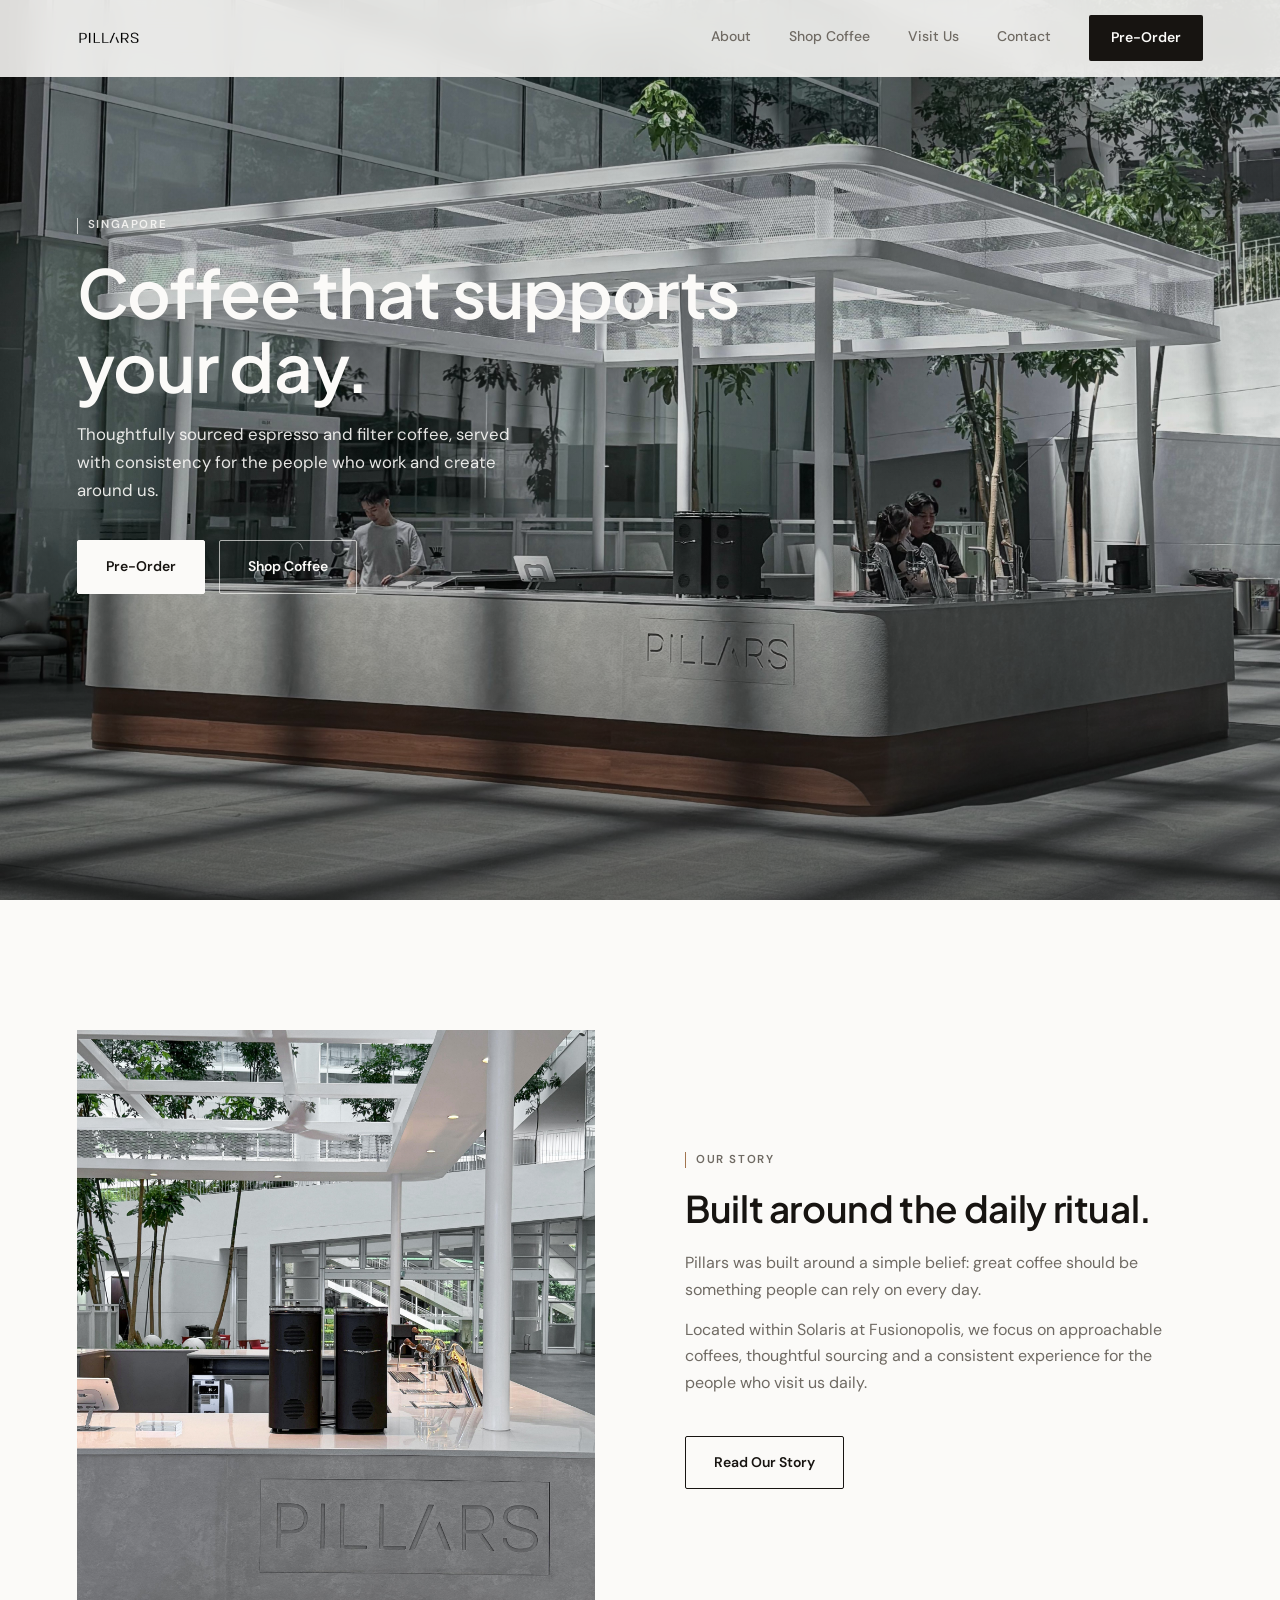
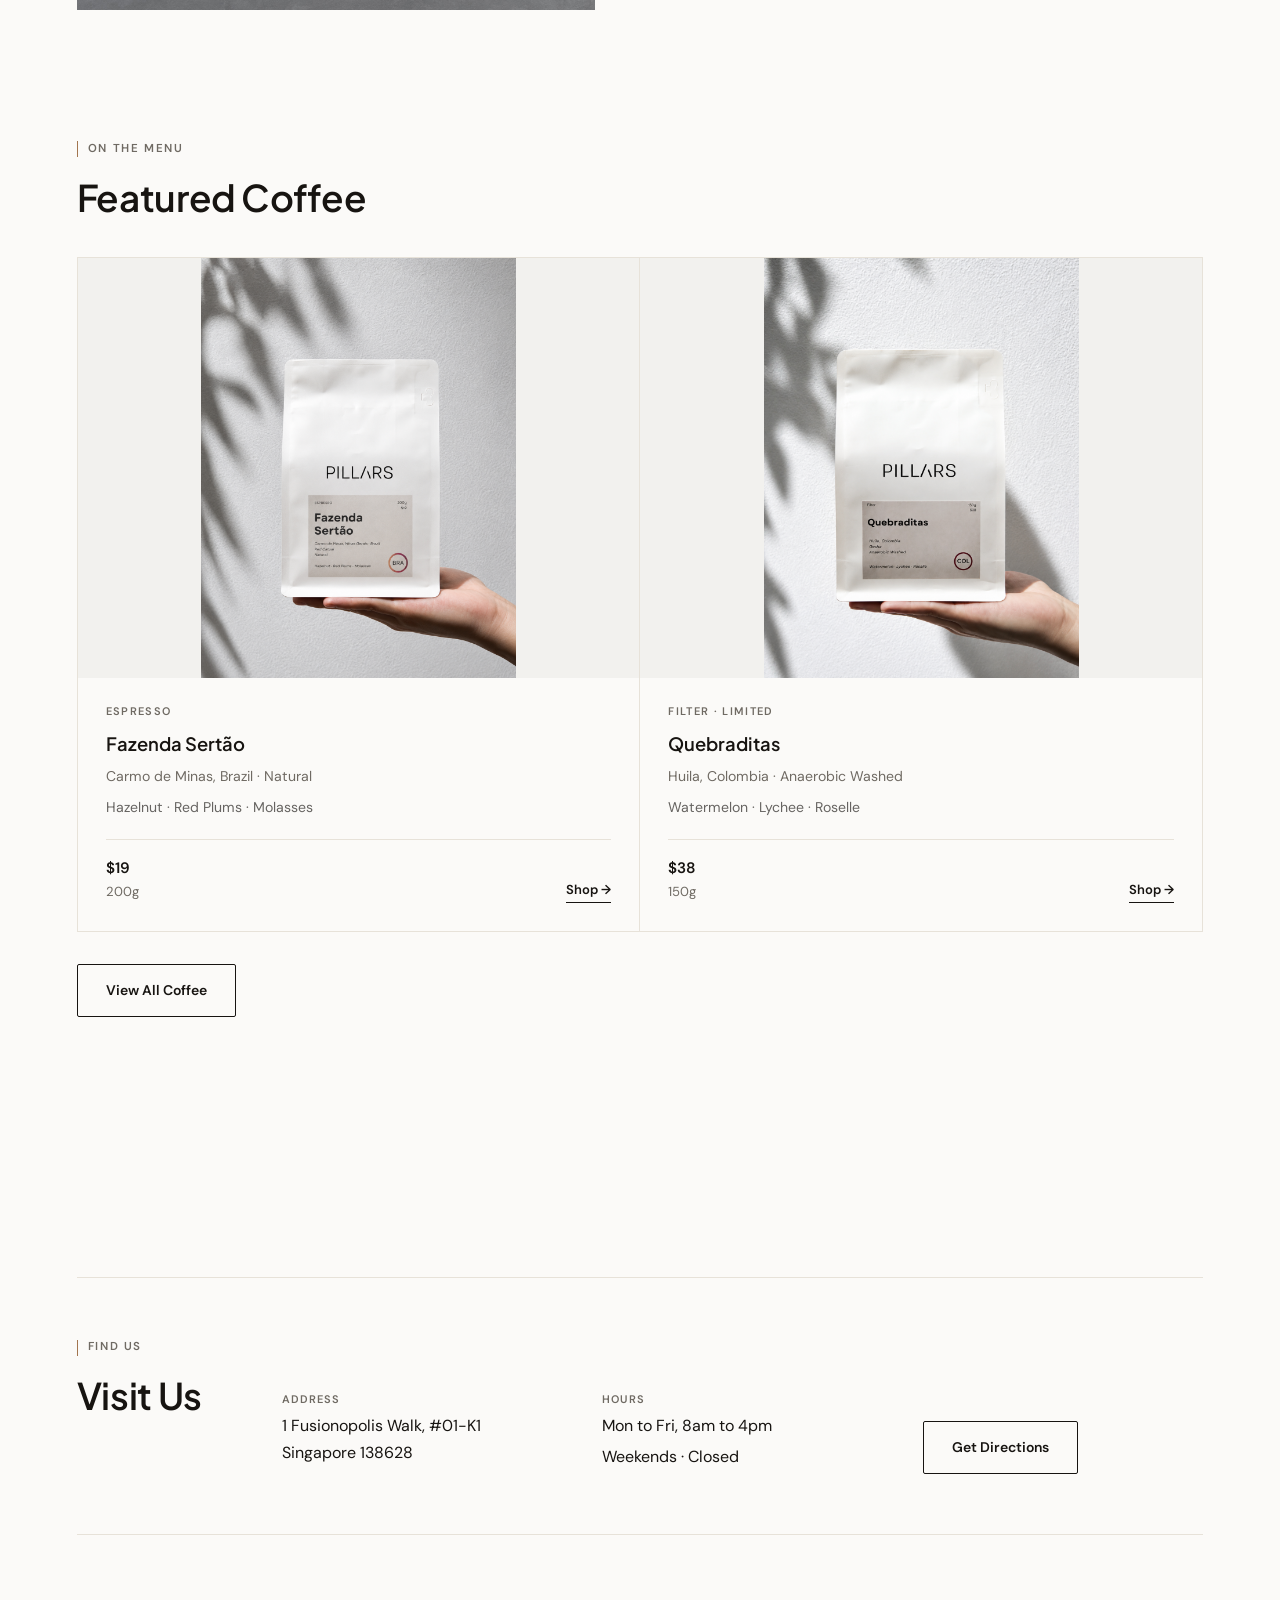
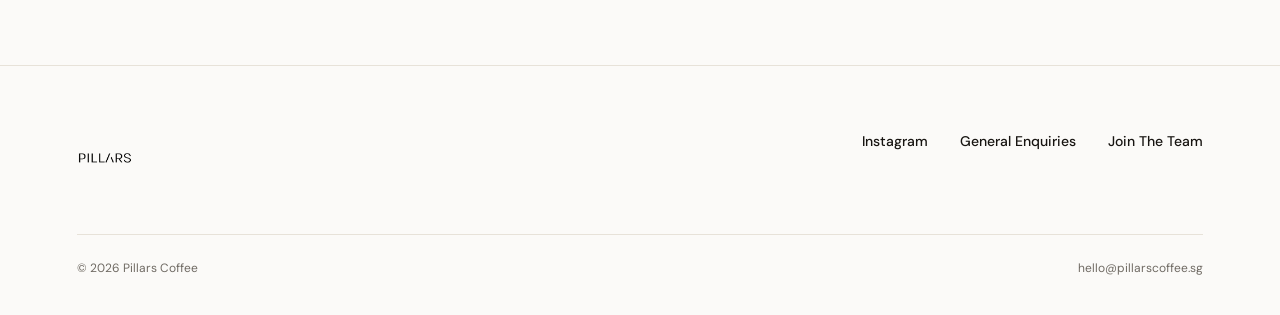
<file: index.html>
<!DOCTYPE html>
<html lang="en">
<head>
<meta charset="UTF-8">
<meta name="viewport" content="width=device-width, initial-scale=1.0">
<title>Pillars Coffee, Coffee that supports your day.</title>
<meta name="description" content="Thoughtfully sourced espresso and filter coffee served from Solaris at Fusionopolis. Open Mon to Fri, 8am to 4pm.">
<meta property="og:title" content="Pillars Coffee">
<meta property="og:description" content="Coffee that supports your day. Thoughtfully sourced espresso and filter, served daily.">
<meta property="og:image" content="images/hero.jpg">
<link rel="stylesheet" href="styles.css">
<style>
.featured-bean-img{
  width:100%; height:420px; object-fit:contain; display:block; background:#F2F1EE;
}
@media(max-width:640px){
  .featured-bean-img{ height:320px; }
}
</style>
</head>
<body>

<header>
  <div class="container">
    <nav class="nav">
      <a href="index.html" class="nav-logo"><img src="images/logo-black.png" alt="Pillars Coffee" class="logo-img"></a>
      <div class="nav-links">
        <a href="about.html">About</a>
        <a href="beans.html">Shop Coffee</a>
        <a href="visit.html">Visit Us</a>
        <a href="contact.html">Contact</a>
        <a href="preorder.html" class="btn-nav">Pre-Order</a>
      </div>
      <button class="menu-toggle" id="menuToggle" aria-label="Open menu">☰</button>
    </nav>
  </div>
</header>

<div class="mobile-overlay" id="mobileOverlay"></div>
<div class="mobile-menu" id="mobileMenu">
  <button class="close-toggle" id="closeToggle" aria-label="Close menu">×</button>
  <a href="index.html">Home</a>
  <a href="about.html">About</a>
  <a href="beans.html">Shop Coffee</a>
  <a href="visit.html">Visit Us</a>
  <a href="contact.html">Contact</a>
  <a href="preorder.html" class="btn-nav-mobile">Pre-Order</a>
</div>

<section class="hero-full">
  <div class="hero-bg" style="background-image:url('images/hero.jpg');"></div>
  <div class="container">
    <div class="eyebrow-light"><span class="bar"></span>SINGAPORE</div>
    <h1>Coffee that supports<br>your day.</h1>
    <p>Thoughtfully sourced espresso and filter coffee, served with consistency for the people who work and create around us.</p>
    <div class="hero-buttons">
      <a href="preorder.html" class="btn btn-light" style="display:inline-flex; flex-direction:column; align-items:center; gap:4px;">
        <span>Pre-Order</span>
        <span class="solaris-tag" style="font-size:9px; font-weight:400; letter-spacing:0.1em; text-transform:uppercase; opacity:0.65;">Solaris pick-up only</span>
      </a>
      <a href="beans.html" class="btn btn-outline-light">Shop Coffee</a>
    </div>
  </div>
</section>

<section class="section">
  <div class="container two-col">
    <img src="images/counter.jpg" alt="The Pillars Coffee espresso bar at Solaris, Fusionopolis" class="photo-full">
    <div>
      <div class="eyebrow"><span class="bar"></span>OUR STORY</div>
      <h2>Built around the daily ritual.</h2>
      <p>Pillars was built around a simple belief: great coffee should be something people can rely on every day.</p>
      <p>Located within Solaris at Fusionopolis, we focus on approachable coffees, thoughtful sourcing and a consistent experience for the people who visit us daily.</p>
      <a href="about.html" class="btn btn-line mt-40">Read Our Story</a>
    </div>
  </div>
</section>

<section class="section" style="padding-top:0;">
  <div class="container">
    <div class="eyebrow"><span class="bar"></span>ON THE MENU</div>
    <h2 style="font-size:clamp(1.6rem,3vw,2.3rem); margin-bottom:40px;">Featured Coffee</h2>

    <div class="featured-cards" style="display:grid; grid-template-columns:1fr 1fr; gap:1px; background:var(--line); border:1px solid var(--line);">

      <div style="background:var(--paper);">
        <img src="images/beans/fazendasertao.jpg" alt="Fazenda Sertão espresso, Brazil" class="featured-bean-img">
        <div style="padding:24px 28px 28px;">
          <div style="font-size:11px; text-transform:uppercase; letter-spacing:0.12em; font-weight:600; color:var(--stone); margin-bottom:8px;">Espresso</div>
          <div style="font-family:'Plus Jakarta Sans',sans-serif; font-size:1.15rem; font-weight:600; margin-bottom:6px;">Fazenda Sertão</div>
          <div style="font-size:0.88rem; color:var(--stone); margin-bottom:8px;">Carmo de Minas, Brazil · Natural</div>
          <div style="font-size:0.88rem; opacity:0.65; margin-bottom:20px;">Hazelnut · Red Plums · Molasses</div>
          <div style="display:flex; justify-content:space-between; align-items:flex-end; padding-top:16px; border-top:1px solid var(--line);">
            <div>
              <div style="font-weight:600; font-size:0.95rem;">$19</div>
              <div style="font-size:0.82rem; color:var(--stone);">200g</div>
            </div>
            <a href="beans/fazenda-sertao.html" style="font-size:13px; font-weight:600; border-bottom:1px solid var(--ink); padding-bottom:2px; white-space:nowrap;">Shop →</a>
          </div>
        </div>
      </div>

      <div style="background:var(--paper);">
        <img src="images/beans/quebraditas.jpg" alt="Quebraditas filter, Colombia Gesha" class="featured-bean-img">
        <div style="padding:24px 28px 28px;">
          <div style="font-size:11px; text-transform:uppercase; letter-spacing:0.12em; font-weight:600; color:var(--stone); margin-bottom:8px;">Filter · Limited</div>
          <div style="font-family:'Plus Jakarta Sans',sans-serif; font-size:1.15rem; font-weight:600; margin-bottom:6px;">Quebraditas</div>
          <div style="font-size:0.88rem; color:var(--stone); margin-bottom:8px;">Huila, Colombia · Anaerobic Washed</div>
          <div style="font-size:0.88rem; opacity:0.65; margin-bottom:20px;">Watermelon · Lychee · Roselle</div>
          <div style="display:flex; justify-content:space-between; align-items:flex-end; padding-top:16px; border-top:1px solid var(--line);">
            <div>
              <div style="font-weight:600; font-size:0.95rem;">$38</div>
              <div style="font-size:0.82rem; color:var(--stone);">150g</div>
            </div>
            <a href="beans/quebraditas.html" style="font-size:13px; font-weight:600; border-bottom:1px solid var(--ink); padding-bottom:2px; white-space:nowrap;">Shop →</a>
          </div>
        </div>
      </div>

    </div>
    <a href="beans.html" class="btn btn-line mt-32">View All Coffee</a>
  </div>
</section>

<section class="section">
  <div class="container">
    <div class="visit-strip">
      <div>
        <div class="eyebrow"><span class="bar"></span>FIND US</div>
        <h2>Visit Us</h2>
      </div>
      <dl class="address-block address-inline">
        <div>
          <dt>Address</dt>
          <dd>1 Fusionopolis Walk, #01-K1<br>Singapore 138628</dd>
        </div>
        <div>
          <dt>Hours</dt>
          <dd>Mon to Fri, 8am to 4pm</dd>
          <dd style="margin-top:4px;">Weekends · Closed</dd>
        </div>
        <div>
          <dt>&nbsp;</dt>
          <dd><a href="https://www.google.com/maps/search/?api=1&query=Pillars+Coffee+Singapore" target="_blank" class="btn btn-line" style="margin-top:8px;">Get Directions</a></dd>
        </div>
      </dl>
    </div>
  </div>
</section>

<footer>
  <div class="container">
    <div class="footer-top">
      <a href="index.html" class="nav-logo"><img src="images/logo-black.png" alt="Pillars Coffee" class="logo-img"></a>
      <div class="footer-links">
        <a href="https://instagram.com/pillars.sg" target="_blank">Instagram</a>
        <a href="mailto:hello@pillarscoffee.sg">General Enquiries</a>
        <a href="mailto:joinus@pillarscoffee.sg">Join The Team</a>
      </div>
    </div>
    <div class="footer-bottom">
      <span>© 2026 Pillars Coffee</span>
      <span>hello@pillarscoffee.sg</span>
    </div>
  </div>
</footer>

<script src="script.js"></script>
</body>
</html>
</file>
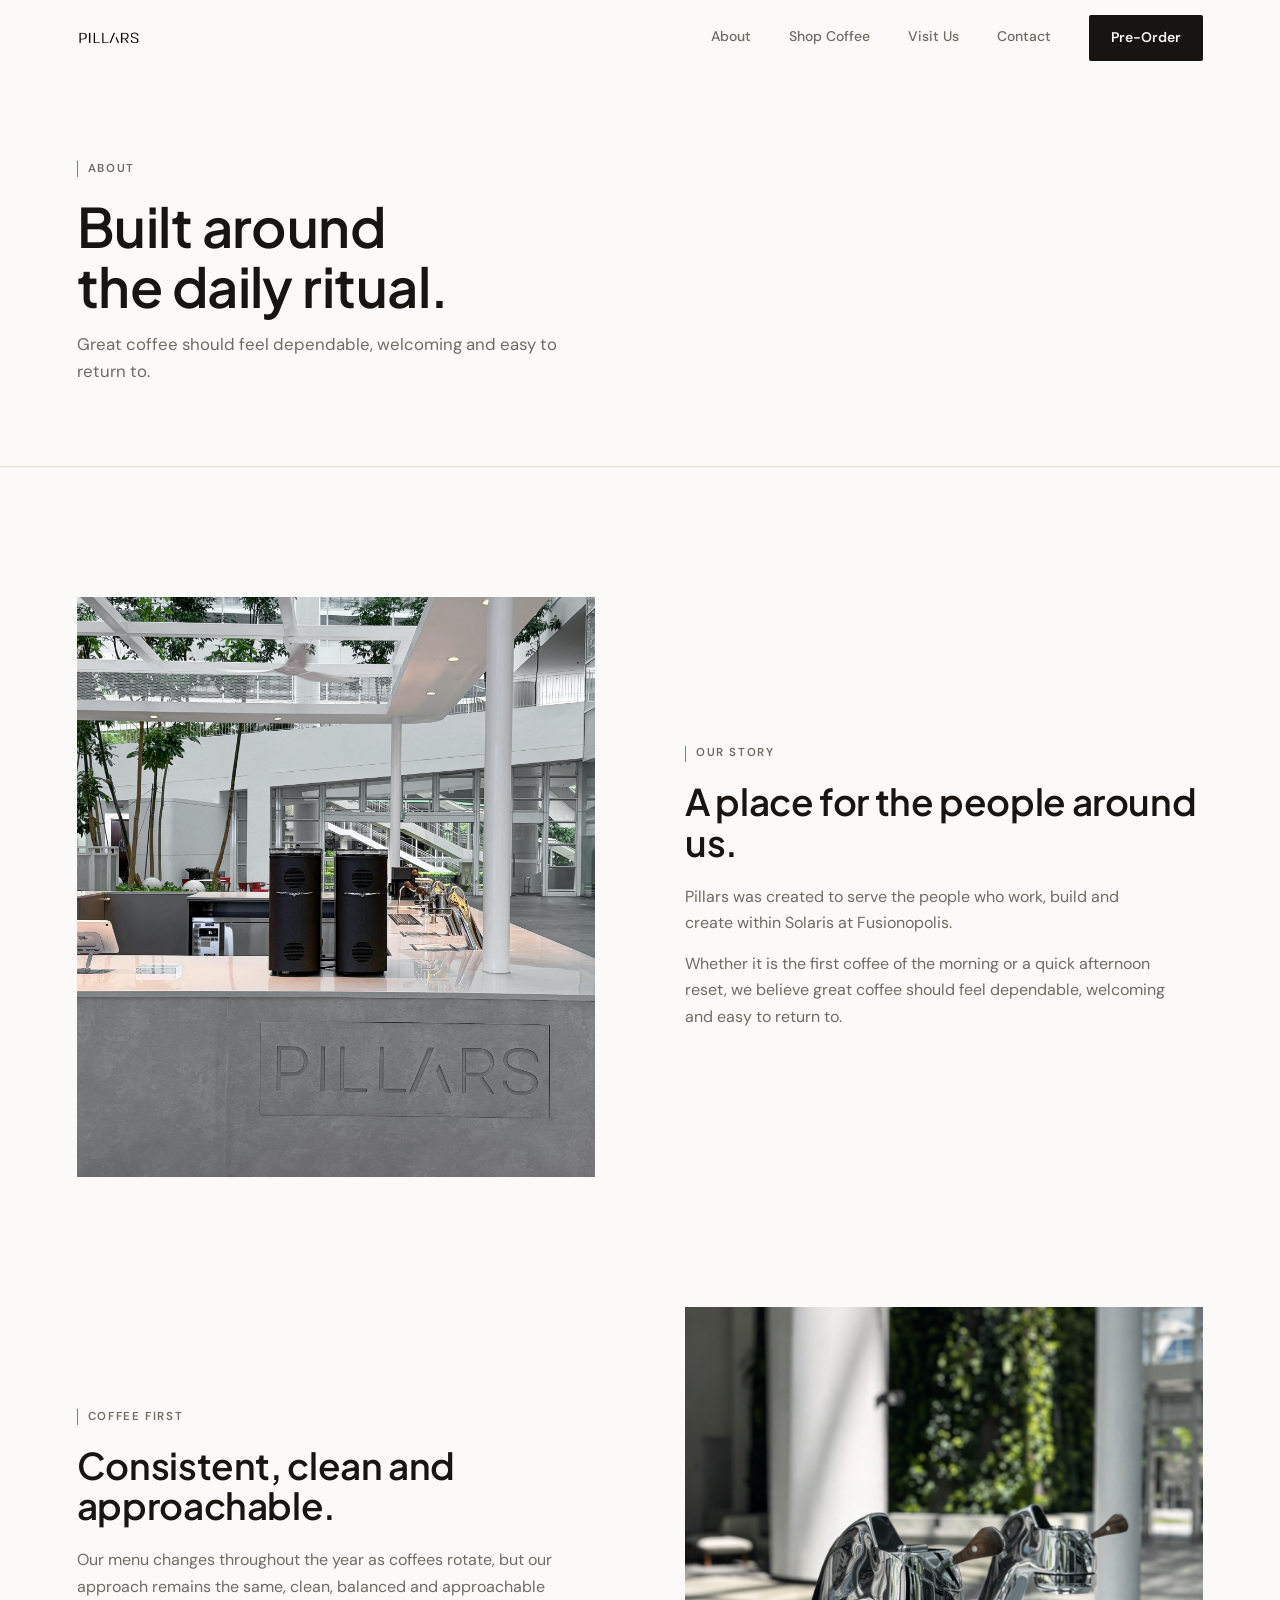
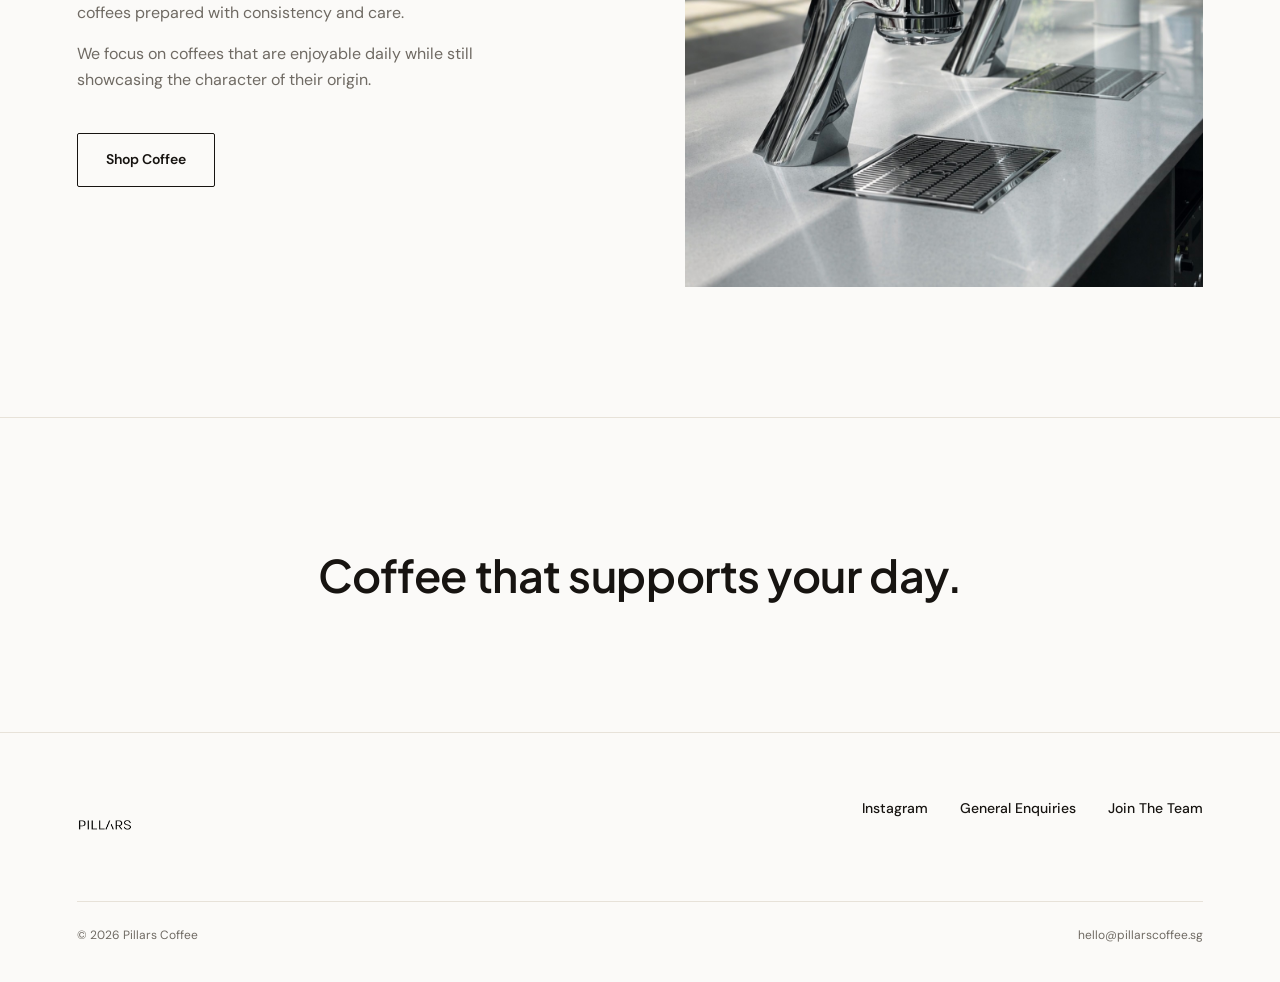
<file: about.html>
<!DOCTYPE html>
<html lang="en">
<head>
<meta charset="UTF-8">
<meta name="viewport" content="width=device-width, initial-scale=1.0">
<title>About, Pillars Coffee</title>
<meta name="description" content="Pillars was built around a simple belief: great coffee should be something people can rely on every day. Located at Solaris, Fusionopolis.">
<link rel="stylesheet" href="styles.css">
</head>
<body>

<header>
  <div class="container">
    <nav class="nav">
      <a href="index.html" class="nav-logo"><img src="images/logo-black.png" alt="Pillars Coffee" class="logo-img"></a>
      <div class="nav-links">
        <a href="about.html">About</a>
        <a href="beans.html">Shop Coffee</a>
        <a href="visit.html">Visit Us</a>
        <a href="contact.html">Contact</a>
        <a href="preorder.html" class="btn-nav">Pre-Order</a>
      </div>
      <button class="menu-toggle" id="menuToggle" aria-label="Open menu">☰</button>
    </nav>
  </div>
</header>

<div class="mobile-overlay" id="mobileOverlay"></div>
<div class="mobile-menu" id="mobileMenu">
  <button class="close-toggle" id="closeToggle" aria-label="Close menu">×</button>
  <a href="index.html">Home</a>
  <a href="about.html">About</a>
  <a href="beans.html">Shop Coffee</a>
  <a href="visit.html">Visit Us</a>
  <a href="contact.html">Contact</a>
  <a href="preorder.html" class="btn-nav-mobile">Pre-Order</a>
</div>

<div class="page-header">
  <div class="container">
    <div class="eyebrow"><span class="bar"></span>ABOUT</div>
    <h1>Built around<br>the daily ritual.</h1>
    <p>Great coffee should feel dependable, welcoming and easy to return to.</p>
  </div>
</div>

<section class="section">
  <div class="container two-col">
    <img src="images/counter.jpg" alt="The Pillars Coffee counter at Solaris, Fusionopolis" class="photo-full photo-about-mobile">
    <div>
      <div class="eyebrow"><span class="bar"></span>OUR STORY</div>
      <h2>A place for the people around us.</h2>
      <p>Pillars was created to serve the people who work, build and create within Solaris at Fusionopolis.</p>
      <p>Whether it is the first coffee of the morning or a quick afternoon reset, we believe great coffee should feel dependable, welcoming and easy to return to.</p>
    </div>
  </div>
</section>

<section class="section" style="padding-top:0;">
  <div class="container two-col">
    <div>
      <div class="eyebrow"><span class="bar"></span>COFFEE FIRST</div>
      <h2>Consistent, clean and approachable.</h2>
      <p>Our menu changes throughout the year as coffees rotate, but our approach remains the same, clean, balanced and approachable coffees prepared with consistency and care.</p>
      <p>We focus on coffees that are enjoyable daily while still showcasing the character of their origin.</p>
      <a href="beans.html" class="btn btn-line mt-40">Shop Coffee</a>
    </div>
    <img src="images/modbar.jpg" alt="The Modbar espresso system at Pillars Coffee" class="photo-full">
  </div>
</section>

<div class="pull-quote">
  <div class="container">
    <blockquote>Coffee that supports your day.</blockquote>
  </div>
</div>

<footer>
  <div class="container">
    <div class="footer-top">
      <a href="index.html" class="nav-logo"><img src="images/logo-black.png" alt="Pillars Coffee" class="logo-img"></a>
      <div class="footer-links">
        <a href="https://instagram.com/pillars.sg" target="_blank">Instagram</a>
        <a href="mailto:hello@pillarscoffee.sg">General Enquiries</a>
        <a href="mailto:joinus@pillarscoffee.sg">Join The Team</a>
      </div>
    </div>
    <div class="footer-bottom">
      <span>© 2026 Pillars Coffee</span>
      <span>hello@pillarscoffee.sg</span>
    </div>
  </div>
</footer>

<script src="script.js"></script>
</body>
</html>
</file>
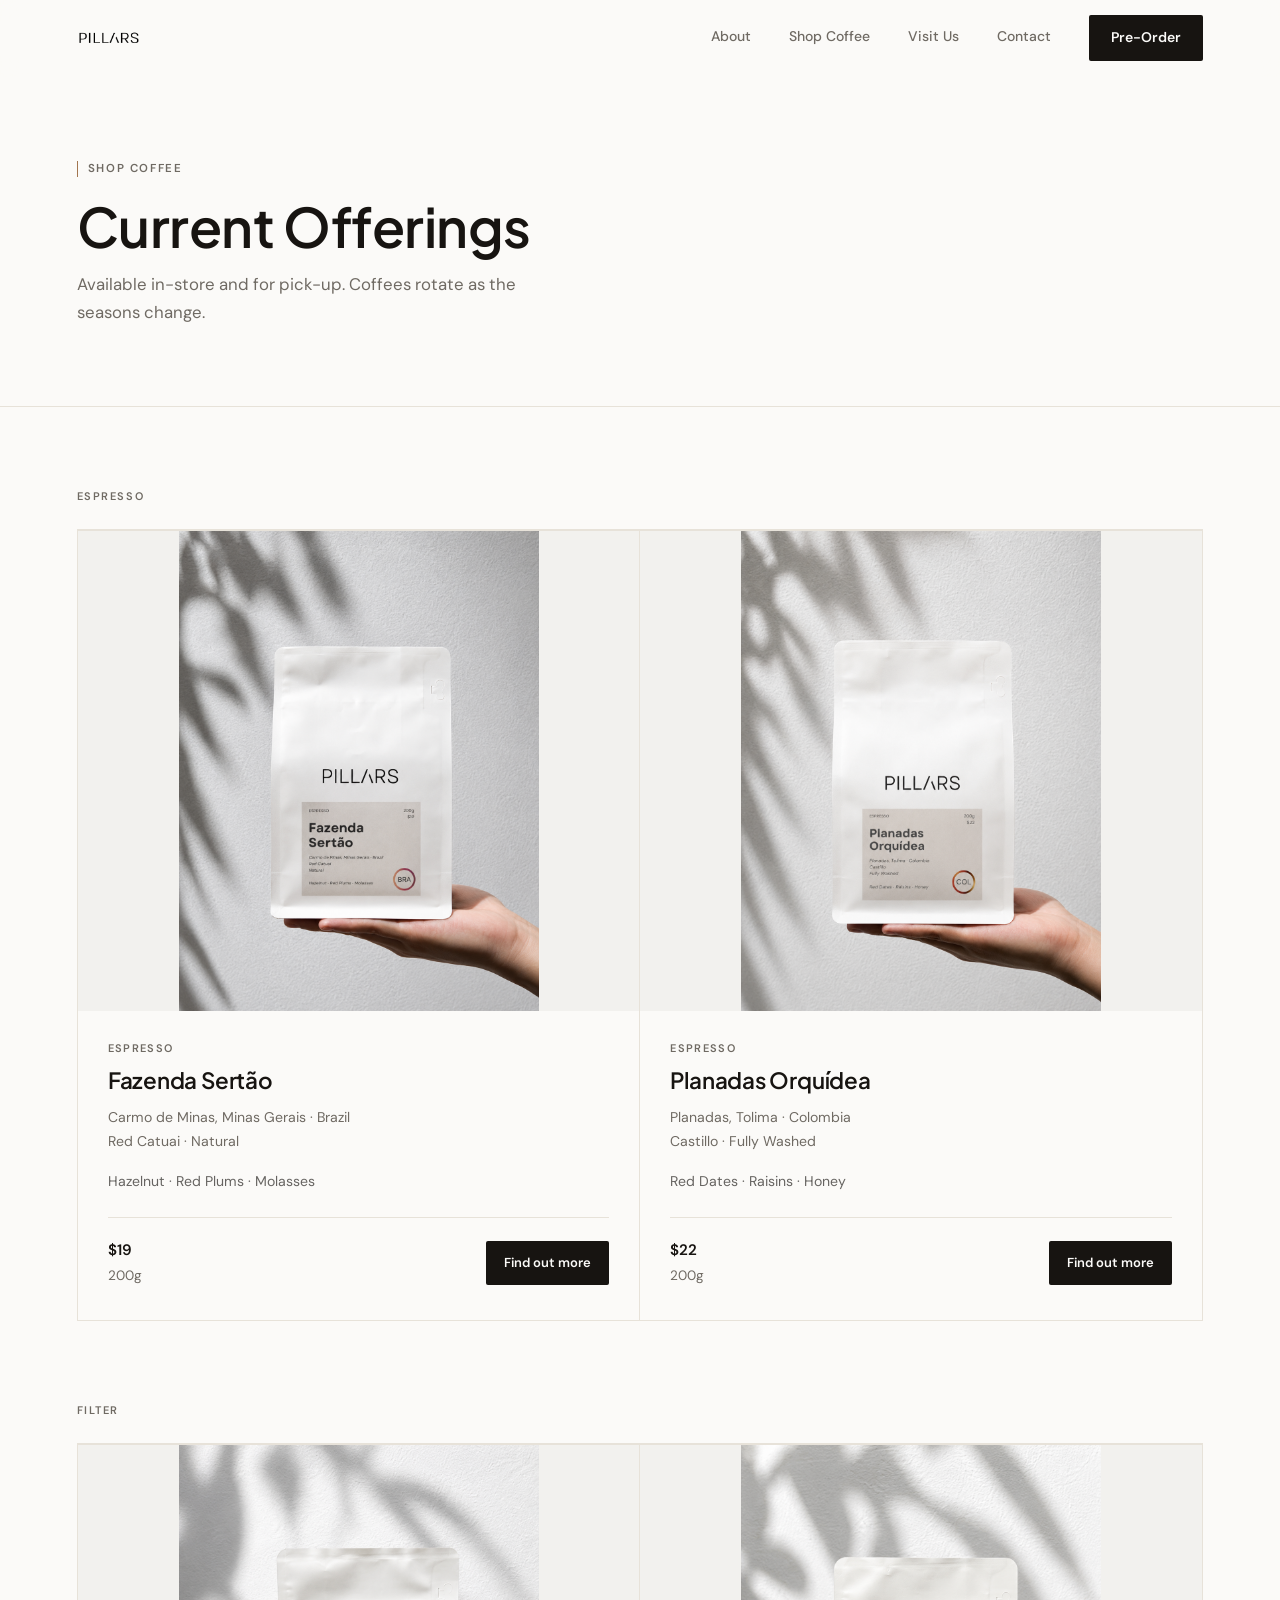
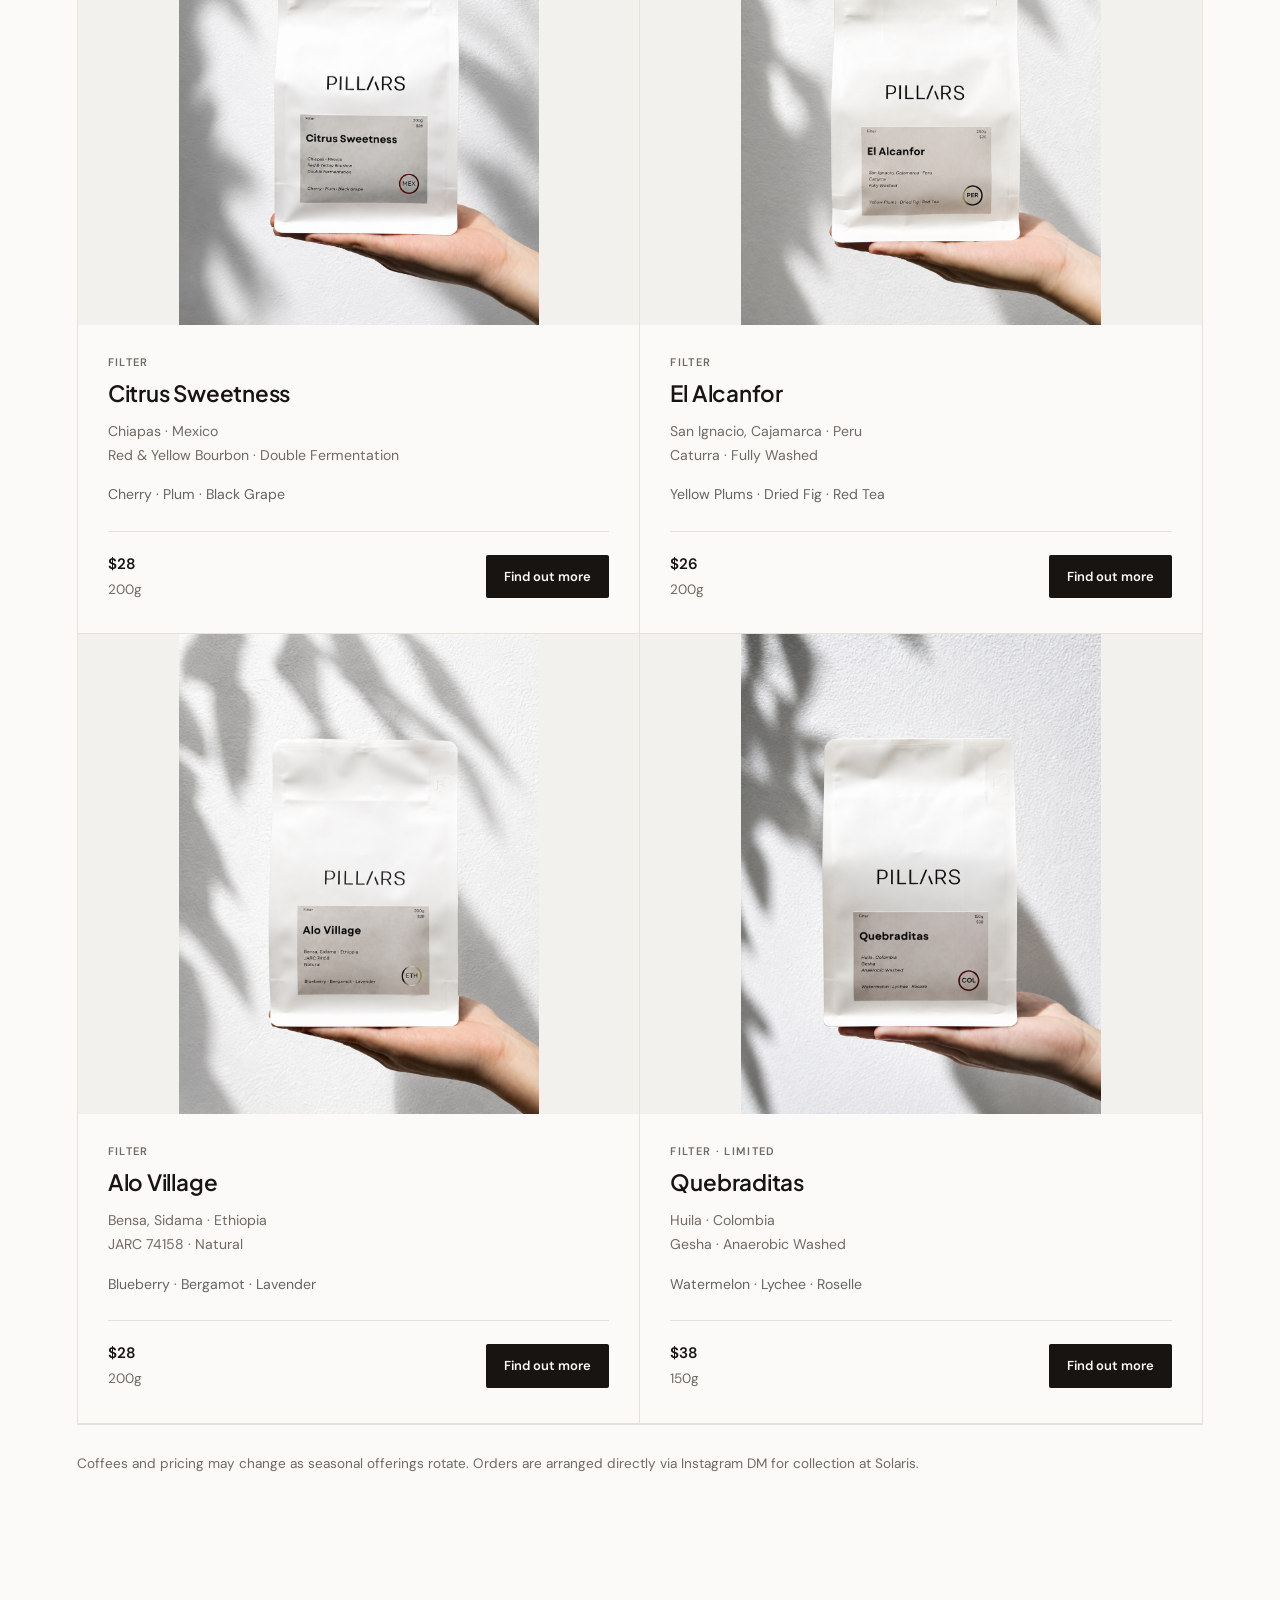
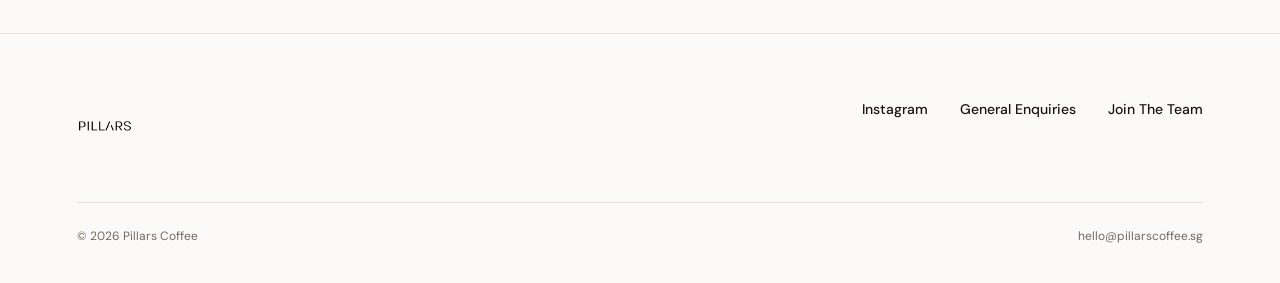
<file: beans.html>
<!DOCTYPE html>
<html lang="en">
<head>
<meta charset="UTF-8">
<meta name="viewport" content="width=device-width, initial-scale=1.0">
<title>Shop Coffee, Pillars Coffee</title>
<meta name="description" content="Shop espresso and filter coffee from Pillars Coffee. Available in-store and for self pick-up at Solaris, Fusionopolis.">
<link rel="stylesheet" href="styles.css">
<style>
/* ---- Beans page product grid ---- */
.beans-section{
  padding: 80px 0 0;
}
.beans-section:last-of-type{
  padding-bottom: 130px;
}
.beans-label{
  font-size: 11px;
  text-transform: uppercase;
  letter-spacing: 0.14em;
  font-weight: 600;
  color: var(--stone);
  padding-bottom: 24px;
  border-bottom: 1px solid var(--line);
  margin-bottom: 0;
}
.beans-grid{
  display: grid;
  grid-template-columns: repeat(2, 1fr);
  gap: 1px;
  background: var(--line);
  border: 1px solid var(--line);
  margin-top: 0;
}
.bean-card{
  background: var(--paper);
  display: flex;
  flex-direction: column;
}
.bean-photo{
  width: 100%;
  height: 480px;
  object-fit: contain;
  display: block;
  background: #F2F1EE;
}
.bean-info{
  padding: 28px 30px 32px;
  display: flex;
  flex-direction: column;
  flex: 1;
}
.bean-type{
  font-size: 11px;
  text-transform: uppercase;
  letter-spacing: 0.12em;
  font-weight: 600;
  color: var(--stone);
  margin-bottom: 10px;
}
.bean-name{
  font-family: 'Plus Jakarta Sans', sans-serif;
  font-size: 1.4rem;
  font-weight: 600;
  letter-spacing: -0.01em;
  line-height: 1.1;
  margin-bottom: 14px;
}
.bean-origin{
  font-size: 0.88rem;
  color: var(--stone);
  line-height: 1.7;
  margin-bottom: 16px;
}
.bean-notes{
  font-size: 0.88rem;
  color: var(--ink);
  opacity: 0.65;
  margin-bottom: 24px;
}
.bean-footer{
  display: flex;
  justify-content: space-between;
  align-items: center;
  margin-top: auto;
  padding-top: 20px;
  border-top: 1px solid var(--line);
}
.bean-price{
  font-weight: 600;
  font-size: 0.95rem;
}
.bean-weight{
  font-size: 0.85rem;
  color: var(--stone);
  margin-top: 2px;
}
.btn-card{
  display: inline-flex;
  align-items: center;
  gap: 7px;
  padding: 11px 18px;
  background: var(--ink);
  color: var(--paper);
  font-size: 13px;
  font-weight: 600;
  border-radius: 2px;
  white-space: nowrap;
  transition: background .2s;
}
.btn-card:hover{ background: var(--clay); }

.beans-note{
  padding: 28px 0;
  font-size: 0.85rem;
  color: var(--stone);
  border-top: 1px solid var(--line);
  margin-top: 0;
}

@media(max-width:760px){
  .beans-grid{ grid-template-columns: 1fr; }
  .bean-photo{ height: 340px; }
  .bean-info{ padding: 22px 22px 26px; }
  .beans-section{ padding: 60px 0 0; }
  .beans-section:last-of-type{ padding-bottom: 90px; }
}
</style>
</head>
<body>

<header>
  <div class="container">
    <nav class="nav">
      <a href="index.html" class="nav-logo"><img src="images/logo-black.png" alt="Pillars Coffee" class="logo-img"></a>
      <div class="nav-links">
        <a href="about.html">About</a>
        <a href="beans.html">Shop Coffee</a>
        <a href="visit.html">Visit Us</a>
        <a href="contact.html">Contact</a>
        <a href="preorder.html" class="btn-nav">Pre-Order</a>
      </div>
      <button class="menu-toggle" id="menuToggle" aria-label="Open menu">☰</button>
    </nav>
  </div>
</header>

<div class="mobile-overlay" id="mobileOverlay"></div>
<div class="mobile-menu" id="mobileMenu">
  <button class="close-toggle" id="closeToggle" aria-label="Close menu">×</button>
  <a href="index.html">Home</a>
  <a href="about.html">About</a>
  <a href="beans.html">Shop Coffee</a>
  <a href="visit.html">Visit Us</a>
  <a href="contact.html">Contact</a>
  <a href="preorder.html" class="btn-nav-mobile">Pre-Order</a>
</div>

<div class="page-header">
  <div class="container">
    <div class="eyebrow"><span class="bar"></span>SHOP COFFEE</div>
    <h1>Current Offerings</h1>
    <p>Available in-store and for pick-up. Coffees rotate as the seasons change.</p>
  </div>
</div>

<div class="container">

  <!-- ESPRESSO -->
  <div class="beans-section">
    <p class="beans-label">Espresso</p>
    <div class="beans-grid">

      <div class="bean-card">
        <img src="images/beans/fazendasertao.jpg" alt="Fazenda Sertão espresso, Brazil" class="bean-photo">
        <div class="bean-info">
          <div class="bean-type">Espresso</div>
          <div class="bean-name">Fazenda Sertão</div>
          <div class="bean-origin">
            Carmo de Minas, Minas Gerais · Brazil<br>
            Red Catuai · Natural
          </div>
          <div class="bean-notes">Hazelnut · Red Plums · Molasses</div>
          <div class="bean-footer">
            <div>
              <div class="bean-price">$19</div>
              <div class="bean-weight">200g</div>
            </div>
            <a href="beans/fazenda-sertao.html" class="btn-card">
              Find out more
            </a>
          </div>
        </div>
      </div>

      <div class="bean-card">
        <img src="images/beans/planadas.jpg" alt="Planadas Orquídea espresso, Colombia" class="bean-photo">
        <div class="bean-info">
          <div class="bean-type">Espresso</div>
          <div class="bean-name">Planadas Orquídea</div>
          <div class="bean-origin">
            Planadas, Tolima · Colombia<br>
            Castillo · Fully Washed
          </div>
          <div class="bean-notes">Red Dates · Raisins · Honey</div>
          <div class="bean-footer">
            <div>
              <div class="bean-price">$22</div>
              <div class="bean-weight">200g</div>
            </div>
            <a href="beans/planadas-orquidea.html" class="btn-card">
              Find out more
            </a>
          </div>
        </div>
      </div>

    </div>
  </div>

  <!-- FILTER -->
  <div class="beans-section">
    <p class="beans-label">Filter</p>
    <div class="beans-grid">

      <div class="bean-card">
        <img src="images/beans/csweetness.jpg" alt="Citrus Sweetness filter, Mexico" class="bean-photo">
        <div class="bean-info">
          <div class="bean-type">Filter</div>
          <div class="bean-name">Citrus Sweetness</div>
          <div class="bean-origin">
            Chiapas · Mexico<br>
            Red & Yellow Bourbon · Double Fermentation
          </div>
          <div class="bean-notes">Cherry · Plum · Black Grape</div>
          <div class="bean-footer">
            <div>
              <div class="bean-price">$28</div>
              <div class="bean-weight">200g</div>
            </div>
            <a href="beans/citrus-sweetness.html" class="btn-card">
              Find out more
            </a>
          </div>
        </div>
      </div>

      <div class="bean-card">
        <img src="images/beans/alcanfor.jpg" alt="El Alcanfor filter, Peru" class="bean-photo">
        <div class="bean-info">
          <div class="bean-type">Filter</div>
          <div class="bean-name">El Alcanfor</div>
          <div class="bean-origin">
            San Ignacio, Cajamarca · Peru<br>
            Caturra · Fully Washed
          </div>
          <div class="bean-notes">Yellow Plums · Dried Fig · Red Tea</div>
          <div class="bean-footer">
            <div>
              <div class="bean-price">$26</div>
              <div class="bean-weight">200g</div>
            </div>
            <a href="beans/el-alcanfor.html" class="btn-card">
              Find out more
            </a>
          </div>
        </div>
      </div>

      <div class="bean-card">
        <img src="images/beans/alovillage.jpg" alt="Alo Village filter, Ethiopia" class="bean-photo">
        <div class="bean-info">
          <div class="bean-type">Filter</div>
          <div class="bean-name">Alo Village</div>
          <div class="bean-origin">
            Bensa, Sidama · Ethiopia<br>
            JARC 74158 · Natural
          </div>
          <div class="bean-notes">Blueberry · Bergamot · Lavender</div>
          <div class="bean-footer">
            <div>
              <div class="bean-price">$28</div>
              <div class="bean-weight">200g</div>
            </div>
            <a href="beans/alo-village.html" class="btn-card">
              Find out more
            </a>
          </div>
        </div>
      </div>

      <div class="bean-card">
        <img src="images/beans/quebraditas.jpg" alt="Quebraditas filter, Colombia Gesha" class="bean-photo">
        <div class="bean-info">
          <div class="bean-type">Filter · Limited</div>
          <div class="bean-name">Quebraditas</div>
          <div class="bean-origin">
            Huila · Colombia<br>
            Gesha · Anaerobic Washed
          </div>
          <div class="bean-notes">Watermelon · Lychee · Roselle</div>
          <div class="bean-footer">
            <div>
              <div class="bean-price">$38</div>
              <div class="bean-weight">150g</div>
            </div>
            <a href="beans/quebraditas.html" class="btn-card">
              Find out more
            </a>
          </div>
        </div>
      </div>

    </div>
    <p class="beans-note">Coffees and pricing may change as seasonal offerings rotate. Orders are arranged directly via Instagram DM for collection at Solaris.</p>
  </div>

</div>

<footer>
  <div class="container">
    <div class="footer-top">
      <a href="index.html" class="nav-logo"><img src="images/logo-black.png" alt="Pillars Coffee" class="logo-img"></a>
      <div class="footer-links">
        <a href="https://instagram.com/pillars.sg" target="_blank">Instagram</a>
        <a href="mailto:hello@pillarscoffee.sg">General Enquiries</a>
        <a href="mailto:joinus@pillarscoffee.sg">Join The Team</a>
      </div>
    </div>
    <div class="footer-bottom">
      <span>© 2026 Pillars Coffee</span>
      <span>hello@pillarscoffee.sg</span>
    </div>
  </div>
</footer>

<script src="script.js"></script>
</body>
</html>
</file>
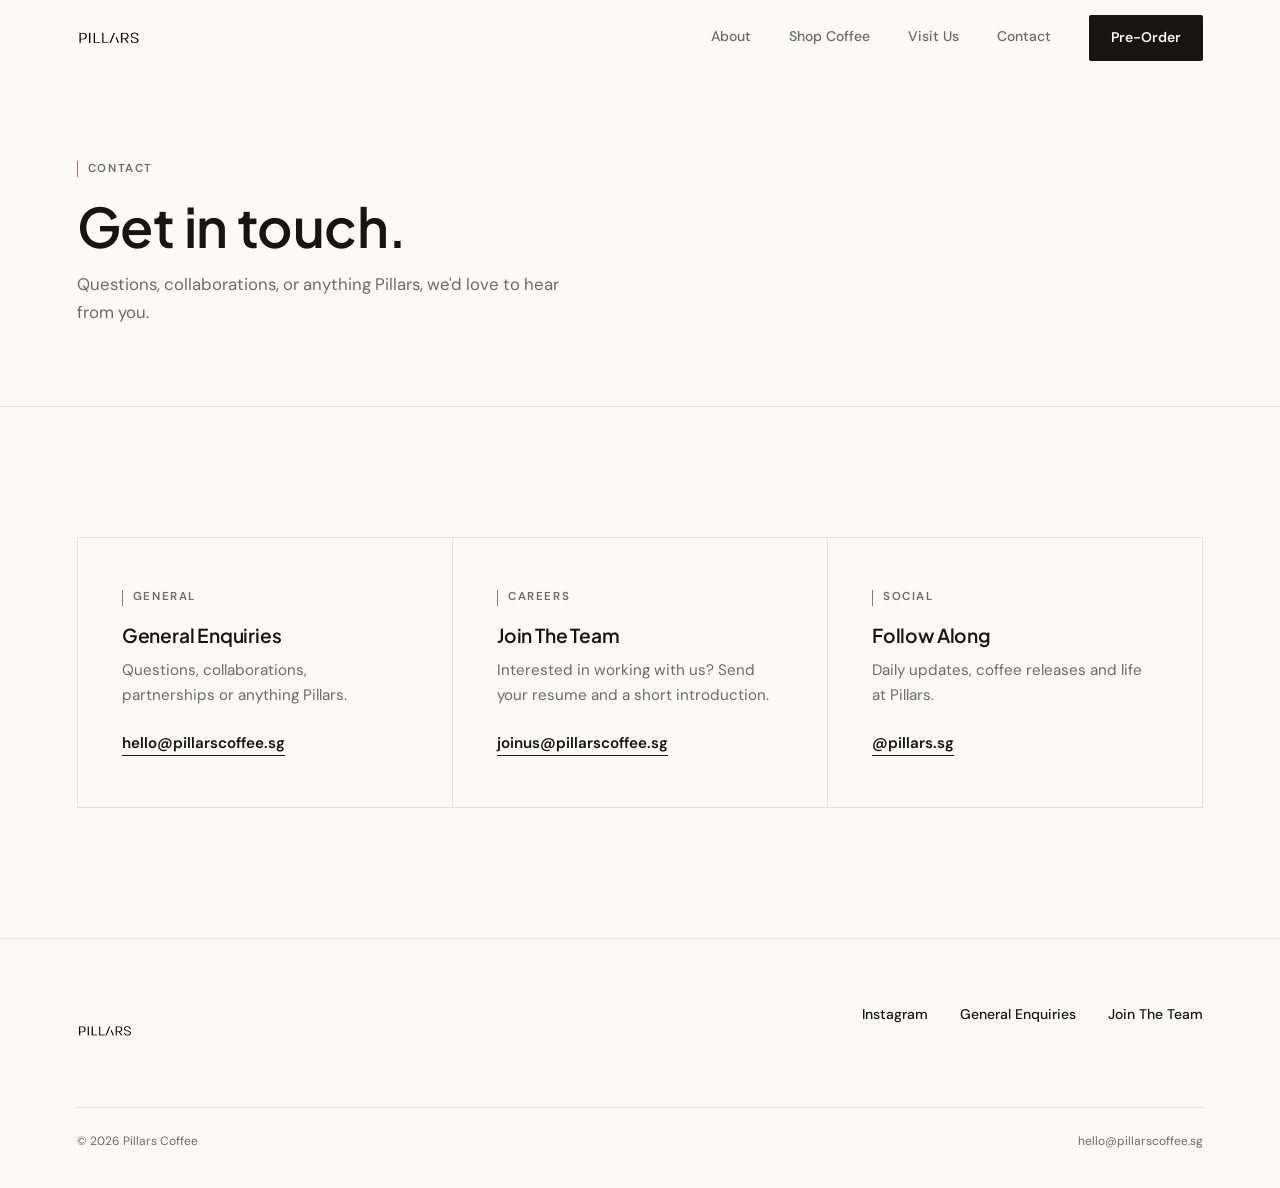
<file: contact.html>
<!DOCTYPE html>
<html lang="en">
<head>
<meta charset="UTF-8">
<meta name="viewport" content="width=device-width, initial-scale=1.0">
<title>Contact, Pillars Coffee</title>
<meta name="description" content="Get in touch with Pillars Coffee for general enquiries, collaborations, or joining the team.">
<link rel="stylesheet" href="styles.css">
</head>
<body>

<header>
  <div class="container">
    <nav class="nav">
      <a href="index.html" class="nav-logo"><img src="images/logo-black.png" alt="Pillars Coffee" class="logo-img"></a>
      <div class="nav-links">
        <a href="about.html">About</a>
        <a href="beans.html">Shop Coffee</a>
        <a href="visit.html">Visit Us</a>
        <a href="contact.html">Contact</a>
        <a href="preorder.html" class="btn-nav">Pre-Order</a>
      </div>
      <button class="menu-toggle" id="menuToggle" aria-label="Open menu">☰</button>
    </nav>
  </div>
</header>

<div class="mobile-overlay" id="mobileOverlay"></div>
<div class="mobile-menu" id="mobileMenu">
  <button class="close-toggle" id="closeToggle" aria-label="Close menu">×</button>
  <a href="index.html">Home</a>
  <a href="about.html">About</a>
  <a href="beans.html">Shop Coffee</a>
  <a href="visit.html">Visit Us</a>
  <a href="contact.html">Contact</a>
  <a href="preorder.html" class="btn-nav-mobile">Pre-Order</a>
</div>

<div class="page-header">
  <div class="container">
    <div class="eyebrow"><span class="bar"></span>CONTACT</div>
    <h1>Get in touch.</h1>
    <p>Questions, collaborations, or anything Pillars, we'd love to hear from you.</p>
  </div>
</div>

<section class="section">
  <div class="container">

    <div class="contact-grid">
      <div class="contact-card">
        <div class="eyebrow"><span class="bar"></span>GENERAL</div>
        <h3>General Enquiries</h3>
        <p>Questions, collaborations, partnerships or anything Pillars.</p>
        <a href="mailto:hello@pillarscoffee.sg" class="email">hello@pillarscoffee.sg</a>
      </div>
      <div class="contact-card">
        <div class="eyebrow"><span class="bar"></span>CAREERS</div>
        <h3>Join The Team</h3>
        <p>Interested in working with us? Send your resume and a short introduction.</p>
        <a href="mailto:joinus@pillarscoffee.sg" class="email">joinus@pillarscoffee.sg</a>
      </div>
      <div class="contact-card">
        <div class="eyebrow"><span class="bar"></span>SOCIAL</div>
        <h3>Follow Along</h3>
        <p>Daily updates, coffee releases and life at Pillars.</p>
        <a href="https://instagram.com/pillars.sg" target="_blank" class="email">@pillars.sg</a>
      </div>
    </div>

  </div>
</section>

<footer>
  <div class="container">
    <div class="footer-top">
      <a href="index.html" class="nav-logo"><img src="images/logo-black.png" alt="Pillars Coffee" class="logo-img"></a>
      <div class="footer-links">
        <a href="https://instagram.com/pillars.sg" target="_blank">Instagram</a>
        <a href="mailto:hello@pillarscoffee.sg">General Enquiries</a>
        <a href="mailto:joinus@pillarscoffee.sg">Join The Team</a>
      </div>
    </div>
    <div class="footer-bottom">
      <span>© 2026 Pillars Coffee</span>
      <span>hello@pillarscoffee.sg</span>
    </div>
  </div>
</footer>

<script src="script.js"></script>
</body>
</html>
</file>
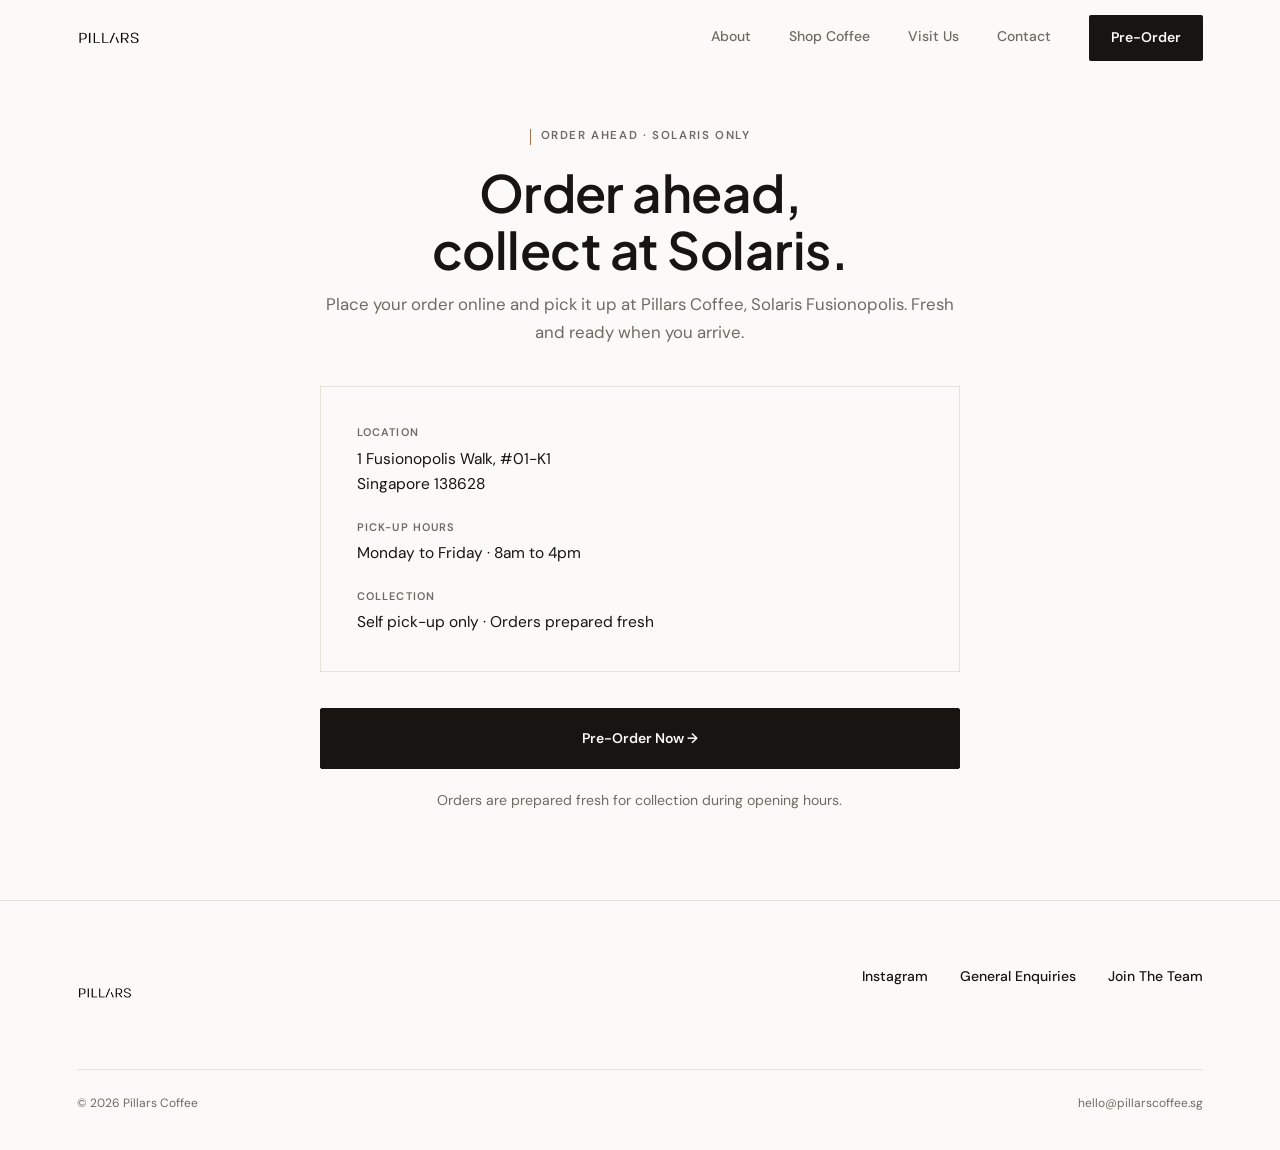
<file: preorder.html>
<!DOCTYPE html>
<html lang="en">
<head>
<meta charset="UTF-8">
<meta name="viewport" content="width=device-width, initial-scale=1.0">
<title>Pre-Order, Pillars Coffee</title>
<meta name="description" content="Order ahead from Pillars Coffee. Self pick-up at Solaris, 1 Fusionopolis Walk, #01-K1. Open Mon to Fri, 8am to 4pm.">
<link rel="stylesheet" href="styles.css">
</head>
<body>

<header>
  <div class="container">
    <nav class="nav">
      <a href="index.html" class="nav-logo"><img src="images/logo-black.png" alt="Pillars Coffee" class="logo-img"></a>
      <div class="nav-links">
        <a href="about.html">About</a>
        <a href="beans.html">Shop Coffee</a>
        <a href="visit.html">Visit Us</a>
        <a href="contact.html">Contact</a>
        <a href="preorder.html" class="btn-nav">Pre-Order</a>
      </div>
      <button class="menu-toggle" id="menuToggle" aria-label="Open menu">☰</button>
    </nav>
  </div>
</header>

<div class="mobile-overlay" id="mobileOverlay"></div>
<div class="mobile-menu" id="mobileMenu">
  <button class="close-toggle" id="closeToggle" aria-label="Close menu">×</button>
  <a href="index.html">Home</a>
  <a href="about.html">About</a>
  <a href="beans.html">Shop Coffee</a>
  <a href="visit.html">Visit Us</a>
  <a href="contact.html">Contact</a>
  <a href="preorder.html" class="btn-nav-mobile">Pre-Order</a>
</div>

<div class="preorder-wrap">
  <div class="container">
    <div class="preorder-card">
      <div class="eyebrow" style="justify-content:center;"><span class="bar"></span>ORDER AHEAD · SOLARIS ONLY</div>
      <h1>Order ahead,<br>collect at Solaris.</h1>
      <p class="sub">Place your order online and pick it up at Pillars Coffee, Solaris Fusionopolis. Fresh and ready when you arrive.</p>

      <dl class="pickup-info">
        <dt>Location</dt>
        <dd>1 Fusionopolis Walk, #01-K1<br>Singapore 138628</dd>
        <dt>Pick-up Hours</dt>
        <dd>Monday to Friday · 8am to 4pm</dd>
        <dt>Collection</dt>
        <dd>Self pick-up only · Orders prepared fresh</dd>
      </dl>

      <a
        href="https://order.epos.com/page/sg-pillars-coffee/index.html?schema=mini%3A%2F%2Fplatformapi%2Fstartapp%3F_ariver_appid%3D2102020264862715%26query%3Dch1%253DINSTAGRAM%26_ariver_path%3Dpages%252Findex%252Findex#null"
        target="_blank"
        class="btn btn-solid"
        style="width:100%; text-align:center; padding:18px;">
        Pre-Order Now →
      </a>

      <p class="preorder-note">Orders are prepared fresh for collection during opening hours.</p>
    </div>
  </div>
</div>

<footer>
  <div class="container">
    <div class="footer-top">
      <a href="index.html" class="nav-logo"><img src="images/logo-black.png" alt="Pillars Coffee" class="logo-img"></a>
      <div class="footer-links">
        <a href="https://instagram.com/pillars.sg" target="_blank">Instagram</a>
        <a href="mailto:hello@pillarscoffee.sg">General Enquiries</a>
        <a href="mailto:joinus@pillarscoffee.sg">Join The Team</a>
      </div>
    </div>
    <div class="footer-bottom">
      <span>© 2026 Pillars Coffee</span>
      <span>hello@pillarscoffee.sg</span>
    </div>
  </div>
</footer>

<script src="script.js"></script>
</body>
</html>
</file>
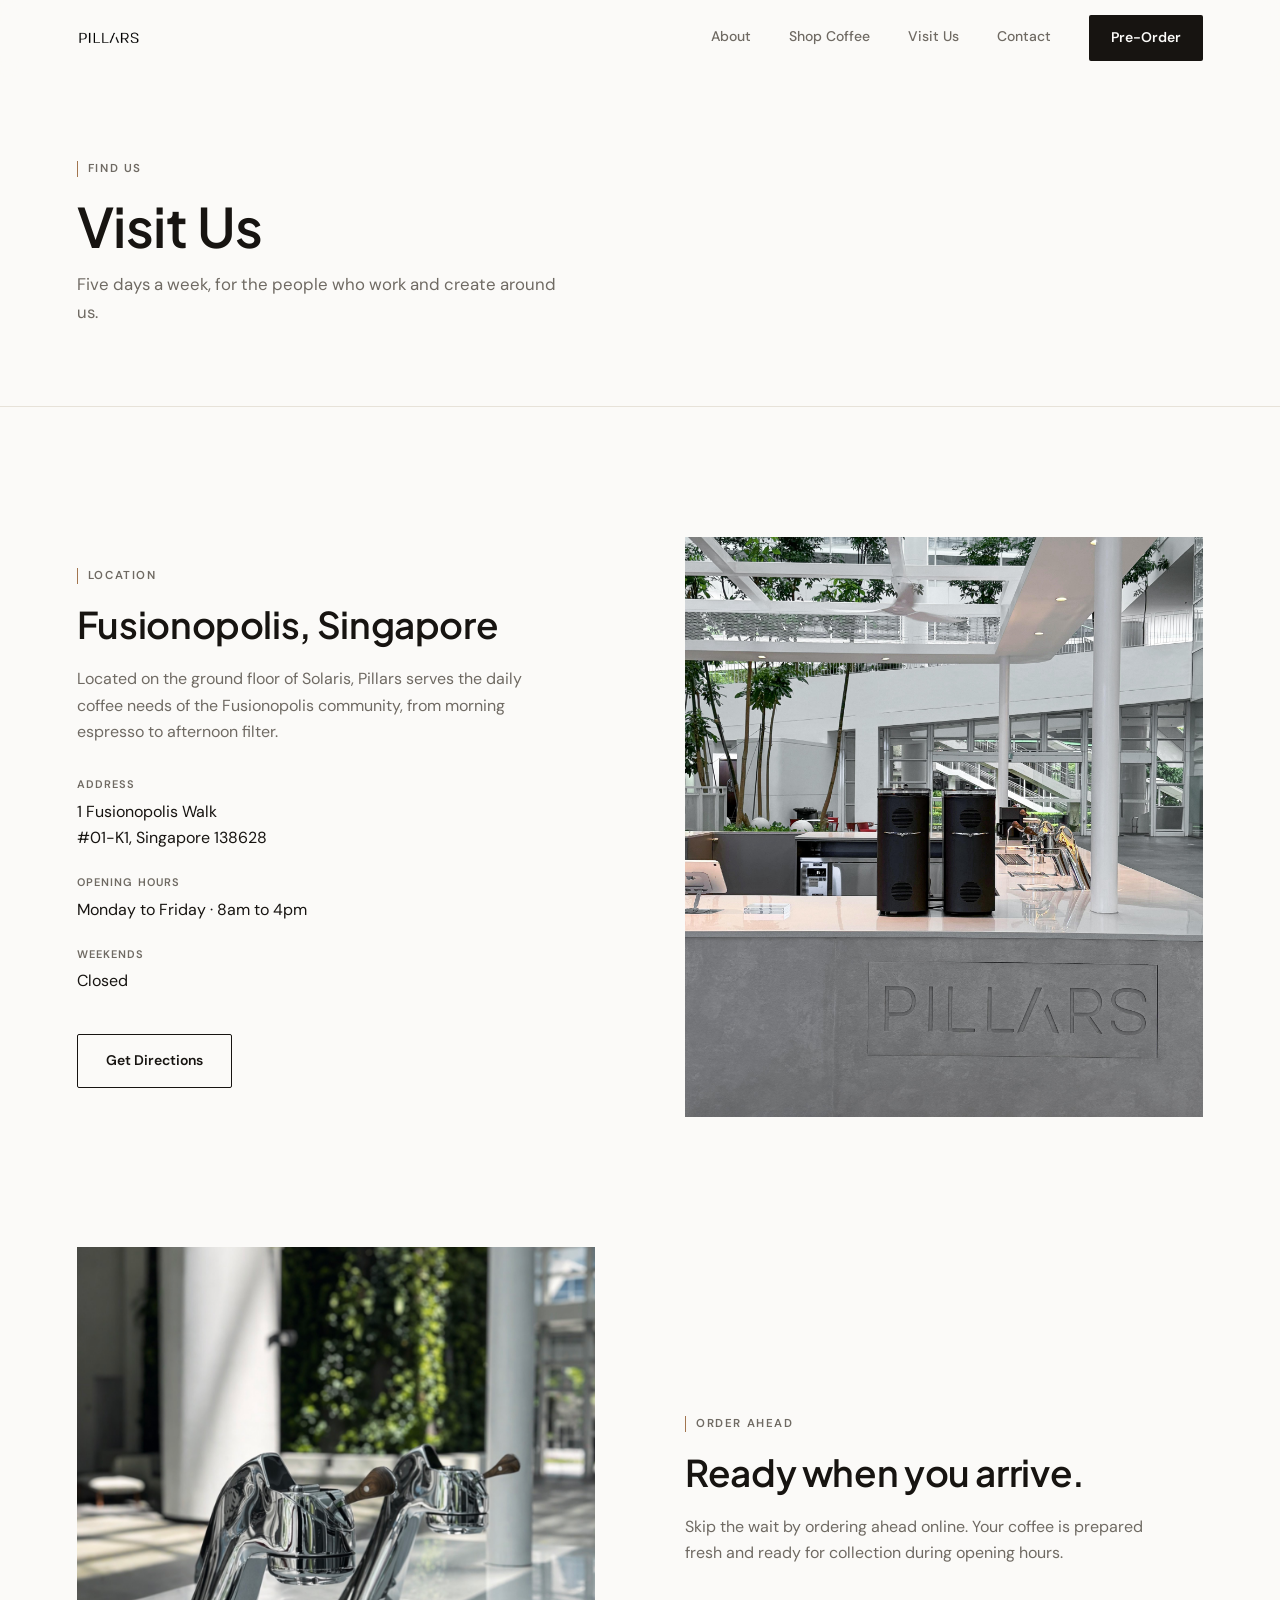
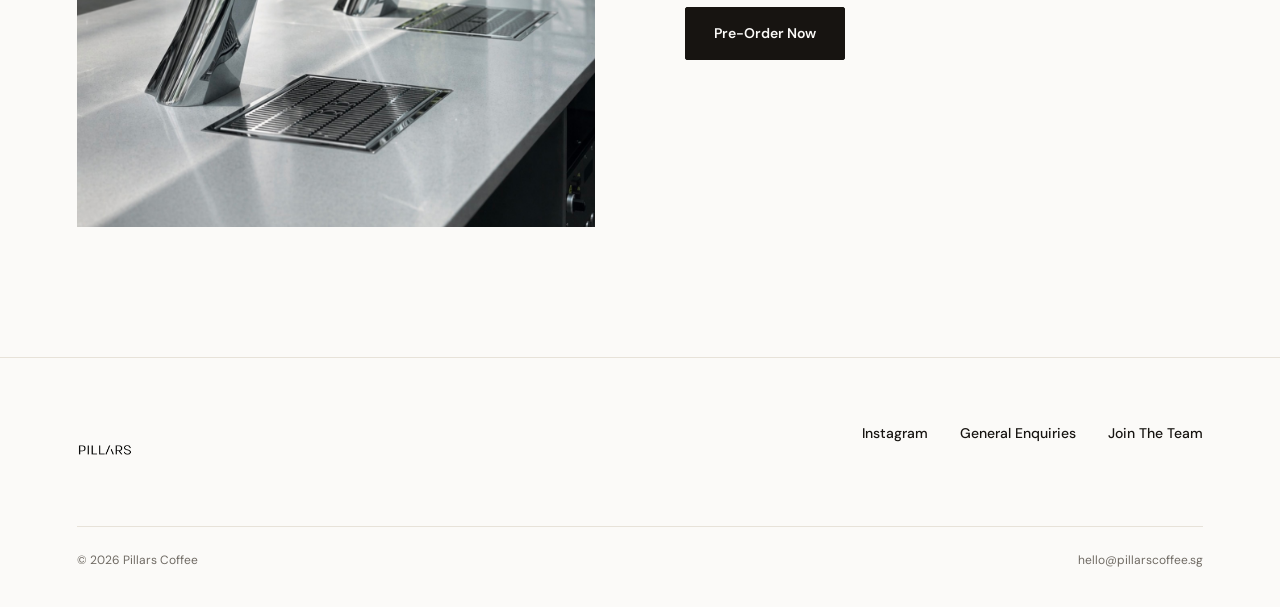
<file: visit.html>
<!DOCTYPE html>
<html lang="en">
<head>
<meta charset="UTF-8">
<meta name="viewport" content="width=device-width, initial-scale=1.0">
<title>Visit Us, Pillars Coffee</title>
<meta name="description" content="Pillars Coffee is at 1 Fusionopolis Walk #01-K1, Singapore 138628. Open Mon to Fri, 8am to 4pm.">
<link rel="stylesheet" href="styles.css">
</head>
<body>

<header>
  <div class="container">
    <nav class="nav">
      <a href="index.html" class="nav-logo"><img src="images/logo-black.png" alt="Pillars Coffee" class="logo-img"></a>
      <div class="nav-links">
        <a href="about.html">About</a>
        <a href="beans.html">Shop Coffee</a>
        <a href="visit.html">Visit Us</a>
        <a href="contact.html">Contact</a>
        <a href="preorder.html" class="btn-nav">Pre-Order</a>
      </div>
      <button class="menu-toggle" id="menuToggle" aria-label="Open menu">☰</button>
    </nav>
  </div>
</header>

<div class="mobile-overlay" id="mobileOverlay"></div>
<div class="mobile-menu" id="mobileMenu">
  <button class="close-toggle" id="closeToggle" aria-label="Close menu">×</button>
  <a href="index.html">Home</a>
  <a href="about.html">About</a>
  <a href="beans.html">Shop Coffee</a>
  <a href="visit.html">Visit Us</a>
  <a href="contact.html">Contact</a>
  <a href="preorder.html" class="btn-nav-mobile">Pre-Order</a>
</div>

<div class="page-header">
  <div class="container">
    <div class="eyebrow"><span class="bar"></span>FIND US</div>
    <h1>Visit Us</h1>
    <p>Five days a week, for the people who work and create around us.</p>
  </div>
</div>

<section class="section">
  <div class="container two-col">
    <div>
      <div class="eyebrow"><span class="bar"></span>LOCATION</div>
      <h2>Fusionopolis, Singapore</h2>
      <p>Located on the ground floor of Solaris, Pillars serves the daily coffee needs of the Fusionopolis community, from morning espresso to afternoon filter.</p>
      <dl class="address-block">
        <dt>Address</dt>
        <dd>1 Fusionopolis Walk<br>#01-K1, Singapore 138628</dd>
        <dt>Opening Hours</dt>
        <dd>Monday to Friday · 8am to 4pm</dd>
        <dt>Weekends</dt>
        <dd>Closed</dd>
      </dl>
      <a href="https://www.google.com/maps/search/?api=1&query=Pillars+Coffee+Singapore" target="_blank" class="btn btn-line mt-40">Get Directions</a>
    </div>
    <img src="images/counter.jpg" alt="The Pillars Coffee kiosk at Solaris, Fusionopolis" class="photo-full photo-about-mobile">
  </div>
</section>

<section class="section" style="padding-top:0;">
  <div class="container two-col">
    <img src="images/modbar.jpg" alt="The Modbar espresso system at Pillars Coffee" class="photo-full">
    <div>
      <div class="eyebrow"><span class="bar"></span>ORDER AHEAD</div>
      <h2>Ready when you arrive.</h2>
      <p>Skip the wait by ordering ahead online. Your coffee is prepared fresh and ready for collection during opening hours.</p>
      <a href="preorder.html" class="btn btn-solid mt-40">Pre-Order Now</a>
    </div>
  </div>
</section>

<footer>
  <div class="container">
    <div class="footer-top">
      <a href="index.html" class="nav-logo"><img src="images/logo-black.png" alt="Pillars Coffee" class="logo-img"></a>
      <div class="footer-links">
        <a href="https://instagram.com/pillars.sg" target="_blank">Instagram</a>
        <a href="mailto:hello@pillarscoffee.sg">General Enquiries</a>
        <a href="mailto:joinus@pillarscoffee.sg">Join The Team</a>
      </div>
    </div>
    <div class="footer-bottom">
      <span>© 2026 Pillars Coffee</span>
      <span>hello@pillarscoffee.sg</span>
    </div>
  </div>
</footer>

<script src="script.js"></script>
</body>
</html>
</file>
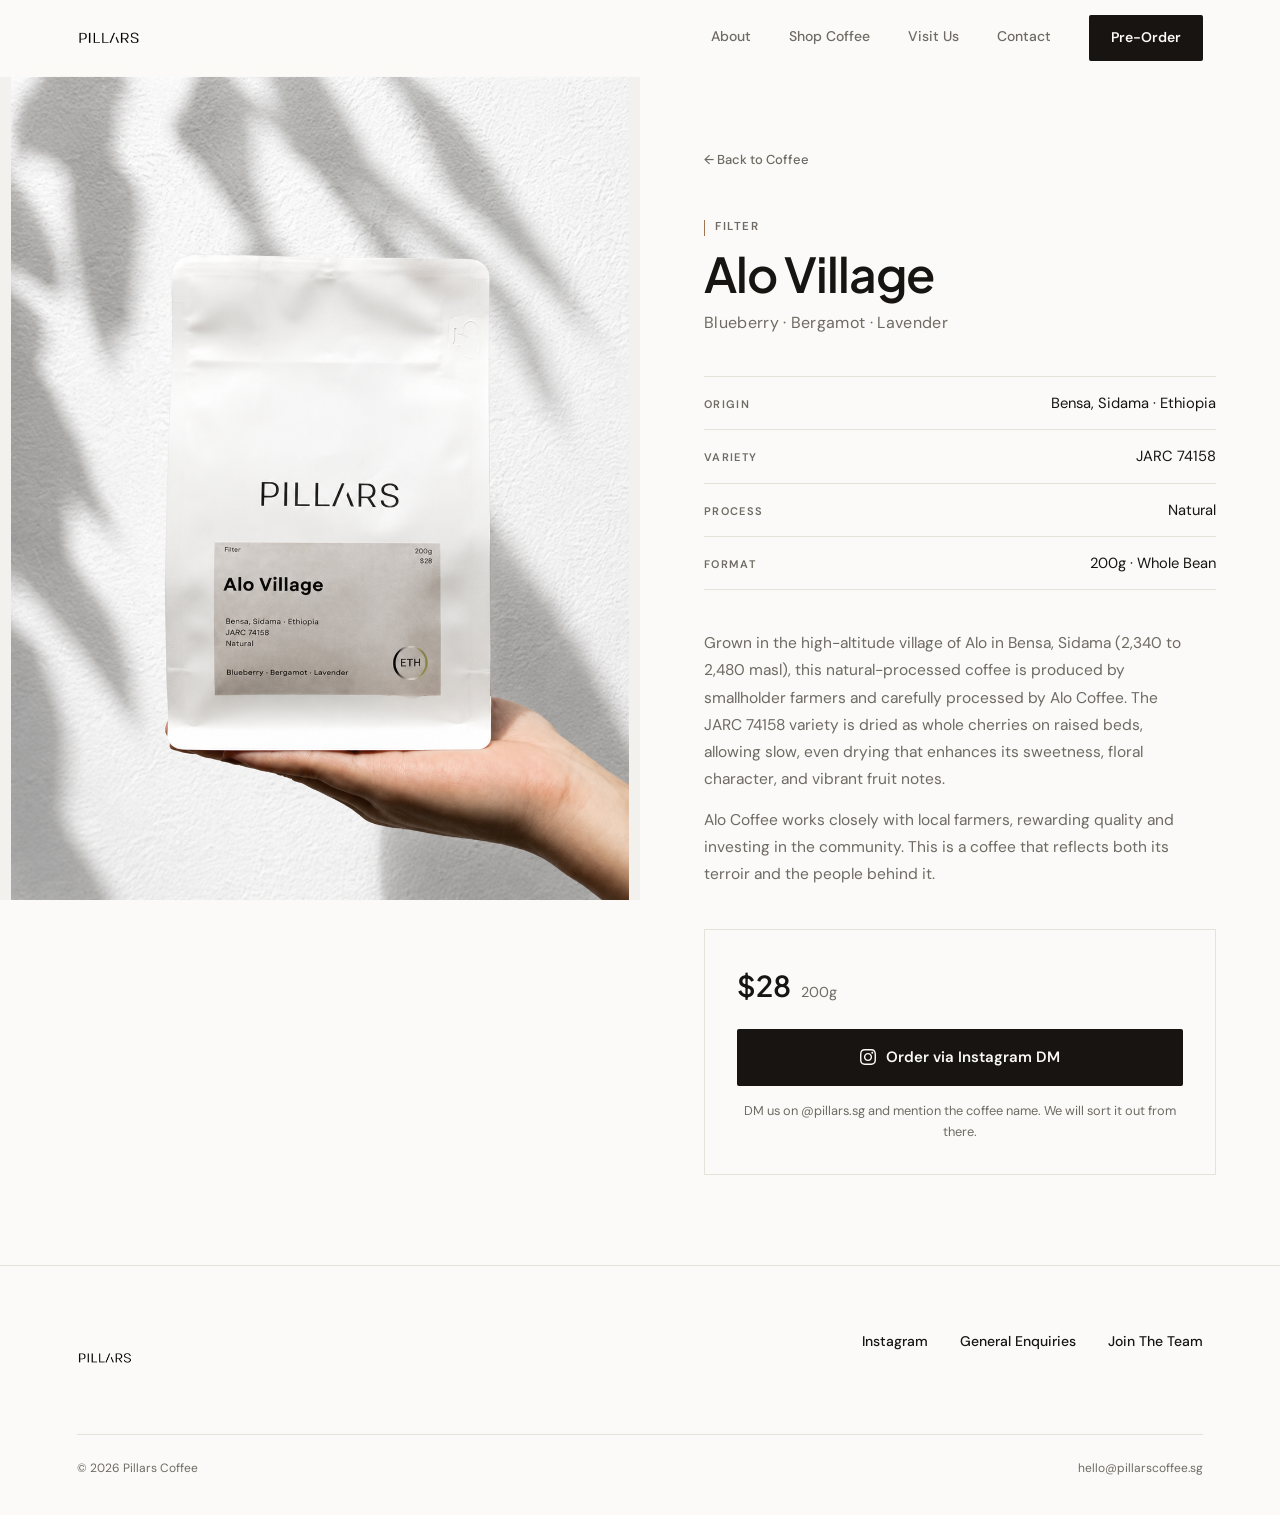
<file: beans/alo-village.html>
<!DOCTYPE html>
<html lang="en">
<head>
<meta charset="UTF-8">
<meta name="viewport" content="width=device-width, initial-scale=1.0">
<title>Alo Village, Pillars Coffee</title>
<meta name="description" content="Filter · Blueberry · Bergamot · Lavender · Bensa, Sidama · Ethiopia">
<link rel="stylesheet" href="../styles.css">
<style>
.bean-detail-grid{
  display:grid;
  grid-template-columns:1fr 1fr;
  gap:0;
  min-height:70vh;
  align-items:start;
}
.bean-detail-photo{
  position:sticky;
  top:76px;
}
.bean-detail-photo img{
  width:100%;
  height:calc(100vh - 76px);
  object-fit:contain;
  display:block;
  background:#F2F1EE;
}
.bean-detail-info{
  padding:70px 64px 90px;
}
.bean-back{
  display:inline-flex;
  align-items:center;
  gap:8px;
  font-size:13px;
  font-weight:500;
  color:var(--stone);
  margin-bottom:48px;
  transition:color .2s;
}
.bean-back:hover{color:var(--ink);}
.bean-detail-name{
  font-family:'Plus Jakarta Sans',sans-serif;
  font-size:clamp(2rem,4vw,3rem);
  font-weight:600;
  letter-spacing:-0.02em;
  line-height:1.05;
  margin-bottom:10px;
}
.bean-detail-notes{
  font-size:1rem;
  color:var(--stone);
  margin-bottom:40px;
  letter-spacing:0.02em;
}
.bean-spec-table{
  border-top:1px solid var(--line);
  margin-bottom:40px;
}
.bean-spec-row{
  display:flex;
  justify-content:space-between;
  align-items:baseline;
  padding:14px 0;
  border-bottom:1px solid var(--line);
  gap:20px;
}
.bean-spec-label{
  font-size:11px;
  text-transform:uppercase;
  letter-spacing:0.12em;
  font-weight:600;
  color:var(--stone);
  flex-shrink:0;
}
.bean-spec-value{
  font-size:0.92rem;
  text-align:right;
}
.bean-description{
  margin-bottom:40px;
}
.bean-description p{
  font-size:0.97rem;
  color:var(--stone);
  line-height:1.75;
  max-width:480px;
}
.bean-description p + p{
  margin-top:14px;
}
.bean-order-block{
  padding:32px;
  border:1px solid var(--line);
}
.bean-order-price{
  display:flex;
  align-items:baseline;
  gap:10px;
  margin-bottom:20px;
}
.bean-order-price .price{
  font-family:'Plus Jakarta Sans',sans-serif;
  font-size:1.8rem;
  font-weight:600;
}
.bean-order-price .weight{
  font-size:0.9rem;
  color:var(--stone);
}
.btn-wa-order{
  display:inline-flex;
  align-items:center;
  justify-content:center;
  gap:10px;
  width:100%;
  padding:16px 24px;
  background:var(--ink);
  color:var(--paper);
  font-size:15px;
  font-weight:600;
  border-radius:2px;
  transition:background .2s;
}
.btn-wa-order:hover{background:#C13584;}
.bean-order-note{
  margin-top:14px;
  font-size:0.8rem;
  color:var(--stone);
  text-align:center;
}
@media(max-width:900px){
  .bean-detail-grid{grid-template-columns:1fr;}
  .bean-detail-photo{position:static;}
  .bean-detail-photo img{height:auto; max-height:85vw; object-fit:contain; background:var(--paper);}
  .bean-detail-info{padding:40px 24px 70px;}
  .bean-back{margin-bottom:32px;}
}
</style>
</head>
<body>

<header>
  <div class="container">
    <nav class="nav">
      <a href="../index.html" class="nav-logo"><img src="../images/logo-black.png" alt="Pillars Coffee" class="logo-img"></a>
      <div class="nav-links">
        <a href="../about.html">About</a>
        <a href="../beans.html">Shop Coffee</a>
        <a href="../visit.html">Visit Us</a>
        <a href="../contact.html">Contact</a>
        <a href="../preorder.html" class="btn-nav">Pre-Order</a>
      </div>
      <button class="menu-toggle" id="menuToggle" aria-label="Open menu">☰</button>
    </nav>
  </div>
</header>

<div class="mobile-overlay" id="mobileOverlay"></div>
<div class="mobile-menu" id="mobileMenu">
  <button class="close-toggle" id="closeToggle" aria-label="Close menu">×</button>
  <a href="../index.html">Home</a>
  <a href="../about.html">About</a>
  <a href="../beans.html">Shop Coffee</a>
  <a href="../visit.html">Visit Us</a>
  <a href="../contact.html">Contact</a>
  <a href="../preorder.html" class="btn-nav-mobile">Pre-Order</a>
</div>

<div style="padding-top:76px;">
  <div class="bean-detail-grid">

    <div class="bean-detail-photo">
      <img src="../images/beans/alovillage.jpg" alt="Alo Village, Pillars Coffee">
    </div>

    <div class="bean-detail-info">
      <div class="container" style="max-width:none; width:100%; margin:0; padding:0;">

        <a href="../beans.html" class="bean-back">← Back to Coffee</a>

        <div class="eyebrow" style="margin-bottom:12px;"><span class="bar"></span>Filter</div>
        <h1 class="bean-detail-name">Alo Village</h1>
        <p class="bean-detail-notes">Blueberry · Bergamot · Lavender</p>

        <div class="bean-spec-table">
          <div class="bean-spec-row">
            <span class="bean-spec-label">Origin</span>
            <span class="bean-spec-value">Bensa, Sidama · Ethiopia</span>
          </div>
          <div class="bean-spec-row">
            <span class="bean-spec-label">Variety</span>
            <span class="bean-spec-value">JARC 74158</span>
          </div>
          <div class="bean-spec-row">
            <span class="bean-spec-label">Process</span>
            <span class="bean-spec-value">Natural</span>
          </div>
          <div class="bean-spec-row">
            <span class="bean-spec-label">Format</span>
            <span class="bean-spec-value">200g · Whole Bean</span>
          </div>
        </div>

        <div class="bean-description">
          <p>Grown in the high-altitude village of Alo in Bensa, Sidama (2,340 to 2,480 masl), this natural-processed coffee is produced by smallholder farmers and carefully processed by Alo Coffee. The JARC 74158 variety is dried as whole cherries on raised beds, allowing slow, even drying that enhances its sweetness, floral character, and vibrant fruit notes.</p>
          <p>Alo Coffee works closely with local farmers, rewarding quality and investing in the community. This is a coffee that reflects both its terroir and the people behind it.</p>
        </div>

        <div class="bean-order-block">
          <div class="bean-order-price">
            <span class="price">$28</span>
            <span class="weight">200g</span>
          </div>
          <a href="https://ig.me/m/pillars.sg" target="_blank" class="btn-wa-order">
            <svg viewBox="0 0 24 24" style="width:16px;height:16px;fill:currentColor;flex-shrink:0;"><path d="M12 2.163c3.204 0 3.584.012 4.85.07 3.252.148 4.771 1.691 4.919 4.919.058 1.265.069 1.645.069 4.849 0 3.205-.012 3.584-.069 4.849-.149 3.225-1.664 4.771-4.919 4.919-1.266.058-1.644.07-4.85.07-3.204 0-3.584-.012-4.849-.07-3.26-.149-4.771-1.699-4.919-4.92-.058-1.265-.07-1.644-.07-4.849 0-3.204.013-3.583.07-4.849.149-3.227 1.664-4.771 4.919-4.919 1.266-.057 1.645-.069 4.849-.069zm0-2.163c-3.259 0-3.667.014-4.947.072-4.358.2-6.78 2.618-6.98 6.98-.059 1.281-.073 1.689-.073 4.948 0 3.259.014 3.668.072 4.948.2 4.358 2.618 6.78 6.98 6.98 1.281.058 1.689.072 4.948.072 3.259 0 3.668-.014 4.948-.072 4.354-.2 6.782-2.618 6.979-6.98.059-1.28.073-1.689.073-4.948 0-3.259-.014-3.667-.072-4.947-.196-4.354-2.617-6.78-6.979-6.98-1.281-.059-1.69-.073-4.949-.073zm0 5.838c-3.403 0-6.162 2.759-6.162 6.162s2.759 6.163 6.162 6.163 6.162-2.759 6.162-6.163c0-3.403-2.759-6.162-6.162-6.162zm0 10.162c-2.209 0-4-1.79-4-4 0-2.209 1.791-4 4-4s4 1.791 4 4c0 2.21-1.791 4-4 4zm6.406-11.845c-.796 0-1.441.645-1.441 1.44s.645 1.44 1.441 1.44c.795 0 1.439-.645 1.439-1.44s-.644-1.44-1.439-1.44z"/></svg> Order via Instagram DM
          </a>
          <p class="bean-order-note">DM us on @pillars.sg and mention the coffee name. We will sort it out from there.</p>
        </div>

      </div>
    </div>

  </div>
</div>

<footer>
  <div class="container">
    <div class="footer-top">
      <a href="../index.html" class="nav-logo"><img src="../images/logo-black.png" alt="Pillars Coffee" class="logo-img"></a>
      <div class="footer-links">
        <a href="https://instagram.com/pillars.sg" target="_blank">Instagram</a>
        <a href="mailto:hello@pillarscoffee.sg">General Enquiries</a>
        <a href="mailto:joinus@pillarscoffee.sg">Join The Team</a>
      </div>
    </div>
    <div class="footer-bottom">
      <span>© 2026 Pillars Coffee</span>
      <span>hello@pillarscoffee.sg</span>
    </div>
  </div>
</footer>

<script src="../script.js"></script>
</body>
</html>
</file>
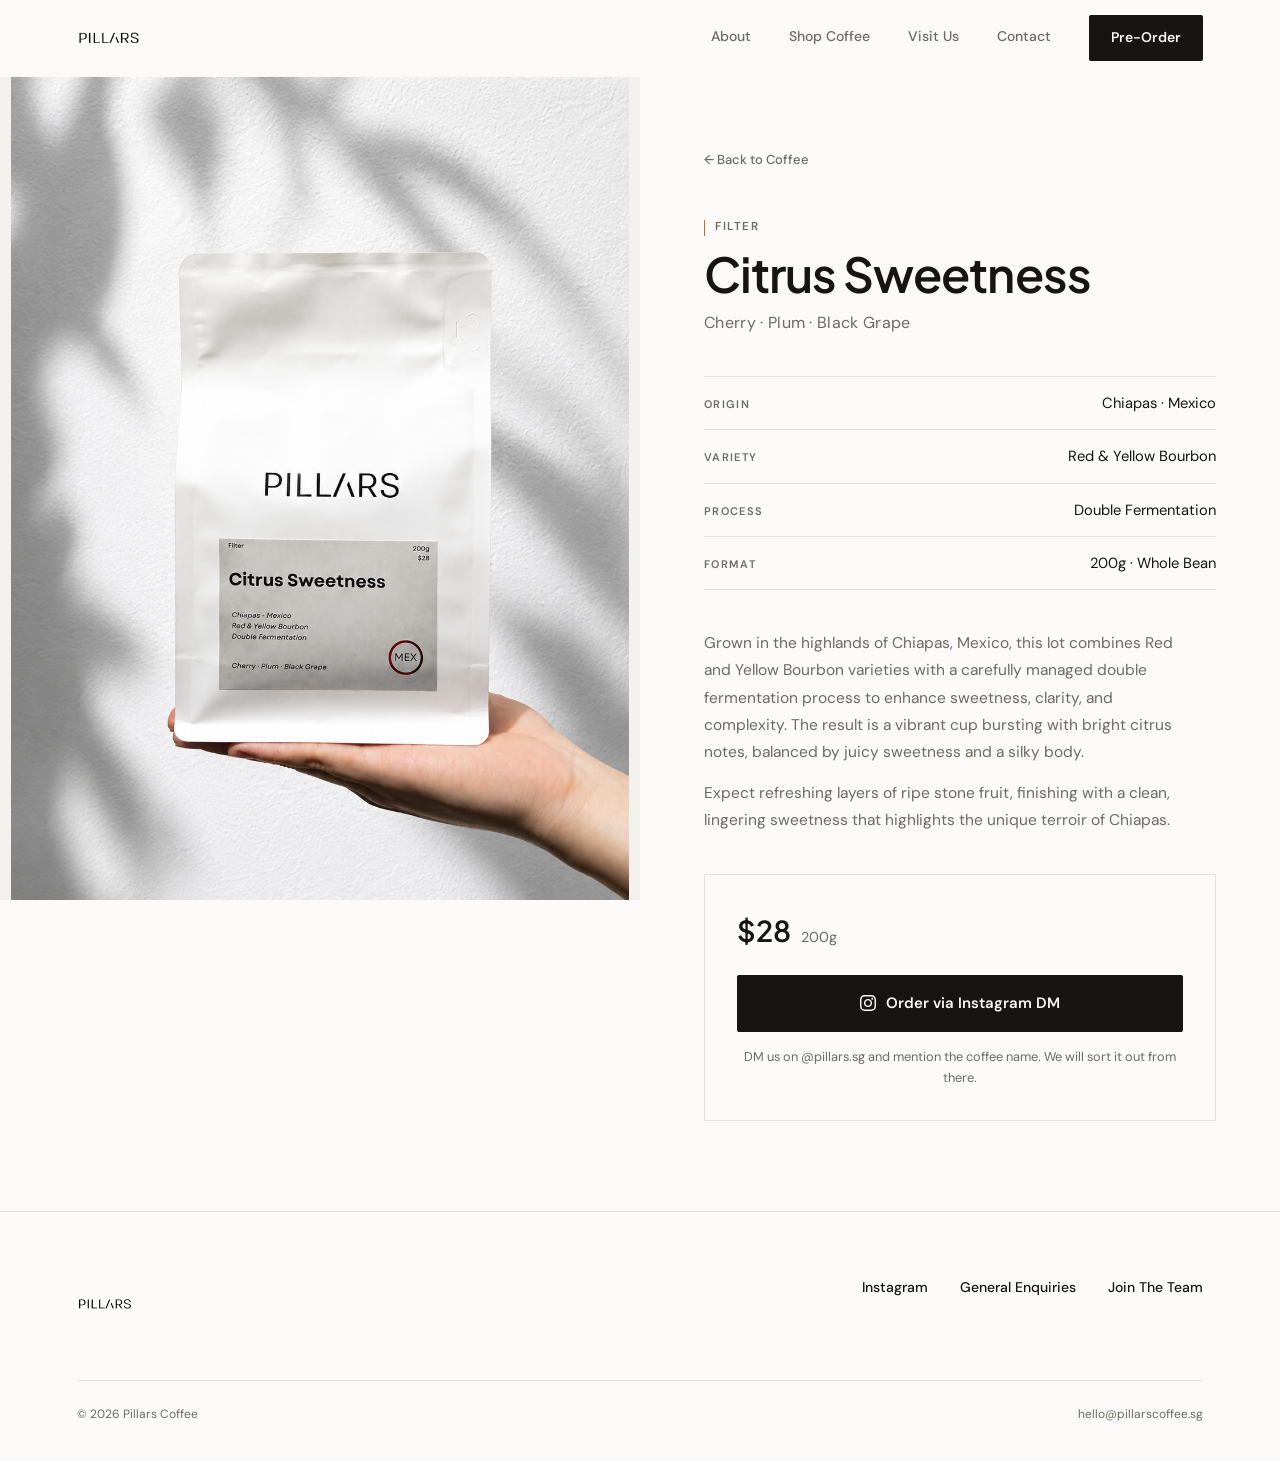
<file: beans/citrus-sweetness.html>
<!DOCTYPE html>
<html lang="en">
<head>
<meta charset="UTF-8">
<meta name="viewport" content="width=device-width, initial-scale=1.0">
<title>Citrus Sweetness, Pillars Coffee</title>
<meta name="description" content="Filter · Cherry · Plum · Black Grape · Chiapas · Mexico">
<link rel="stylesheet" href="../styles.css">
<style>
.bean-detail-grid{
  display:grid;
  grid-template-columns:1fr 1fr;
  gap:0;
  min-height:70vh;
  align-items:start;
}
.bean-detail-photo{
  position:sticky;
  top:76px;
}
.bean-detail-photo img{
  width:100%;
  height:calc(100vh - 76px);
  object-fit:contain;
  display:block;
  background:#F2F1EE;
}
.bean-detail-info{
  padding:70px 64px 90px;
}
.bean-back{
  display:inline-flex;
  align-items:center;
  gap:8px;
  font-size:13px;
  font-weight:500;
  color:var(--stone);
  margin-bottom:48px;
  transition:color .2s;
}
.bean-back:hover{color:var(--ink);}
.bean-detail-name{
  font-family:'Plus Jakarta Sans',sans-serif;
  font-size:clamp(2rem,4vw,3rem);
  font-weight:600;
  letter-spacing:-0.02em;
  line-height:1.05;
  margin-bottom:10px;
}
.bean-detail-notes{
  font-size:1rem;
  color:var(--stone);
  margin-bottom:40px;
  letter-spacing:0.02em;
}
.bean-spec-table{
  border-top:1px solid var(--line);
  margin-bottom:40px;
}
.bean-spec-row{
  display:flex;
  justify-content:space-between;
  align-items:baseline;
  padding:14px 0;
  border-bottom:1px solid var(--line);
  gap:20px;
}
.bean-spec-label{
  font-size:11px;
  text-transform:uppercase;
  letter-spacing:0.12em;
  font-weight:600;
  color:var(--stone);
  flex-shrink:0;
}
.bean-spec-value{
  font-size:0.92rem;
  text-align:right;
}
.bean-description{
  margin-bottom:40px;
}
.bean-description p{
  font-size:0.97rem;
  color:var(--stone);
  line-height:1.75;
  max-width:480px;
}
.bean-description p + p{
  margin-top:14px;
}
.bean-order-block{
  padding:32px;
  border:1px solid var(--line);
}
.bean-order-price{
  display:flex;
  align-items:baseline;
  gap:10px;
  margin-bottom:20px;
}
.bean-order-price .price{
  font-family:'Plus Jakarta Sans',sans-serif;
  font-size:1.8rem;
  font-weight:600;
}
.bean-order-price .weight{
  font-size:0.9rem;
  color:var(--stone);
}
.btn-wa-order{
  display:inline-flex;
  align-items:center;
  justify-content:center;
  gap:10px;
  width:100%;
  padding:16px 24px;
  background:var(--ink);
  color:var(--paper);
  font-size:15px;
  font-weight:600;
  border-radius:2px;
  transition:background .2s;
}
.btn-wa-order:hover{background:#C13584;}
.bean-order-note{
  margin-top:14px;
  font-size:0.8rem;
  color:var(--stone);
  text-align:center;
}
@media(max-width:900px){
  .bean-detail-grid{grid-template-columns:1fr;}
  .bean-detail-photo{position:static;}
  .bean-detail-photo img{height:auto; max-height:85vw; object-fit:contain; background:var(--paper);}
  .bean-detail-info{padding:40px 24px 70px;}
  .bean-back{margin-bottom:32px;}
}
</style>
</head>
<body>

<header>
  <div class="container">
    <nav class="nav">
      <a href="../index.html" class="nav-logo"><img src="../images/logo-black.png" alt="Pillars Coffee" class="logo-img"></a>
      <div class="nav-links">
        <a href="../about.html">About</a>
        <a href="../beans.html">Shop Coffee</a>
        <a href="../visit.html">Visit Us</a>
        <a href="../contact.html">Contact</a>
        <a href="../preorder.html" class="btn-nav">Pre-Order</a>
      </div>
      <button class="menu-toggle" id="menuToggle" aria-label="Open menu">☰</button>
    </nav>
  </div>
</header>

<div class="mobile-overlay" id="mobileOverlay"></div>
<div class="mobile-menu" id="mobileMenu">
  <button class="close-toggle" id="closeToggle" aria-label="Close menu">×</button>
  <a href="../index.html">Home</a>
  <a href="../about.html">About</a>
  <a href="../beans.html">Shop Coffee</a>
  <a href="../visit.html">Visit Us</a>
  <a href="../contact.html">Contact</a>
  <a href="../preorder.html" class="btn-nav-mobile">Pre-Order</a>
</div>

<div style="padding-top:76px;">
  <div class="bean-detail-grid">

    <div class="bean-detail-photo">
      <img src="../images/beans/csweetness.jpg" alt="Citrus Sweetness, Pillars Coffee">
    </div>

    <div class="bean-detail-info">
      <div class="container" style="max-width:none; width:100%; margin:0; padding:0;">

        <a href="../beans.html" class="bean-back">← Back to Coffee</a>

        <div class="eyebrow" style="margin-bottom:12px;"><span class="bar"></span>Filter</div>
        <h1 class="bean-detail-name">Citrus Sweetness</h1>
        <p class="bean-detail-notes">Cherry · Plum · Black Grape</p>

        <div class="bean-spec-table">
          <div class="bean-spec-row">
            <span class="bean-spec-label">Origin</span>
            <span class="bean-spec-value">Chiapas · Mexico</span>
          </div>
          <div class="bean-spec-row">
            <span class="bean-spec-label">Variety</span>
            <span class="bean-spec-value">Red & Yellow Bourbon</span>
          </div>
          <div class="bean-spec-row">
            <span class="bean-spec-label">Process</span>
            <span class="bean-spec-value">Double Fermentation</span>
          </div>
          <div class="bean-spec-row">
            <span class="bean-spec-label">Format</span>
            <span class="bean-spec-value">200g · Whole Bean</span>
          </div>
        </div>

        <div class="bean-description">
          <p>Grown in the highlands of Chiapas, Mexico, this lot combines Red and Yellow Bourbon varieties with a carefully managed double fermentation process to enhance sweetness, clarity, and complexity. The result is a vibrant cup bursting with bright citrus notes, balanced by juicy sweetness and a silky body.</p>
          <p>Expect refreshing layers of ripe stone fruit, finishing with a clean, lingering sweetness that highlights the unique terroir of Chiapas.</p>
        </div>

        <div class="bean-order-block">
          <div class="bean-order-price">
            <span class="price">$28</span>
            <span class="weight">200g</span>
          </div>
          <a href="https://ig.me/m/pillars.sg" target="_blank" class="btn-wa-order">
            <svg viewBox="0 0 24 24" style="width:16px;height:16px;fill:currentColor;flex-shrink:0;"><path d="M12 2.163c3.204 0 3.584.012 4.85.07 3.252.148 4.771 1.691 4.919 4.919.058 1.265.069 1.645.069 4.849 0 3.205-.012 3.584-.069 4.849-.149 3.225-1.664 4.771-4.919 4.919-1.266.058-1.644.07-4.85.07-3.204 0-3.584-.012-4.849-.07-3.26-.149-4.771-1.699-4.919-4.92-.058-1.265-.07-1.644-.07-4.849 0-3.204.013-3.583.07-4.849.149-3.227 1.664-4.771 4.919-4.919 1.266-.057 1.645-.069 4.849-.069zm0-2.163c-3.259 0-3.667.014-4.947.072-4.358.2-6.78 2.618-6.98 6.98-.059 1.281-.073 1.689-.073 4.948 0 3.259.014 3.668.072 4.948.2 4.358 2.618 6.78 6.98 6.98 1.281.058 1.689.072 4.948.072 3.259 0 3.668-.014 4.948-.072 4.354-.2 6.782-2.618 6.979-6.98.059-1.28.073-1.689.073-4.948 0-3.259-.014-3.667-.072-4.947-.196-4.354-2.617-6.78-6.979-6.98-1.281-.059-1.69-.073-4.949-.073zm0 5.838c-3.403 0-6.162 2.759-6.162 6.162s2.759 6.163 6.162 6.163 6.162-2.759 6.162-6.163c0-3.403-2.759-6.162-6.162-6.162zm0 10.162c-2.209 0-4-1.79-4-4 0-2.209 1.791-4 4-4s4 1.791 4 4c0 2.21-1.791 4-4 4zm6.406-11.845c-.796 0-1.441.645-1.441 1.44s.645 1.44 1.441 1.44c.795 0 1.439-.645 1.439-1.44s-.644-1.44-1.439-1.44z"/></svg> Order via Instagram DM
          </a>
          <p class="bean-order-note">DM us on @pillars.sg and mention the coffee name. We will sort it out from there.</p>
        </div>

      </div>
    </div>

  </div>
</div>

<footer>
  <div class="container">
    <div class="footer-top">
      <a href="../index.html" class="nav-logo"><img src="../images/logo-black.png" alt="Pillars Coffee" class="logo-img"></a>
      <div class="footer-links">
        <a href="https://instagram.com/pillars.sg" target="_blank">Instagram</a>
        <a href="mailto:hello@pillarscoffee.sg">General Enquiries</a>
        <a href="mailto:joinus@pillarscoffee.sg">Join The Team</a>
      </div>
    </div>
    <div class="footer-bottom">
      <span>© 2026 Pillars Coffee</span>
      <span>hello@pillarscoffee.sg</span>
    </div>
  </div>
</footer>

<script src="../script.js"></script>
</body>
</html>
</file>
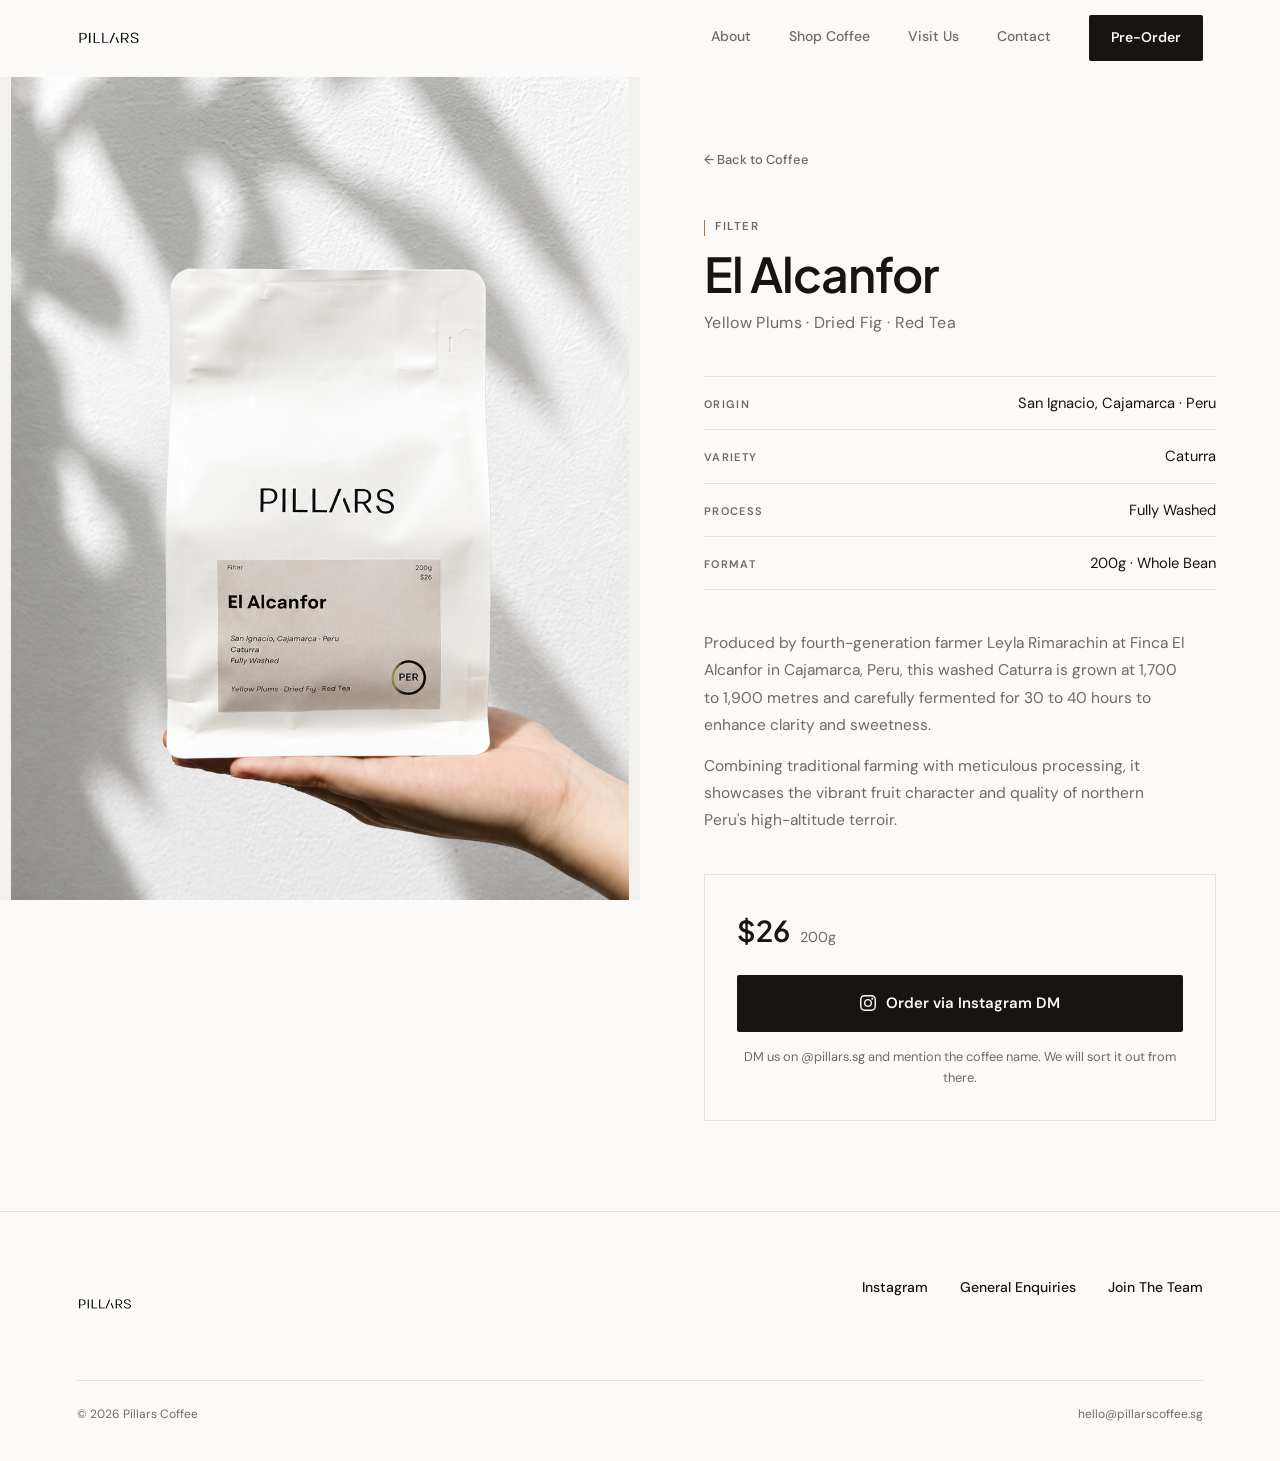
<file: beans/el-alcanfor.html>
<!DOCTYPE html>
<html lang="en">
<head>
<meta charset="UTF-8">
<meta name="viewport" content="width=device-width, initial-scale=1.0">
<title>El Alcanfor, Pillars Coffee</title>
<meta name="description" content="Filter · Yellow Plums · Dried Fig · Red Tea · San Ignacio, Cajamarca · Peru">
<link rel="stylesheet" href="../styles.css">
<style>
.bean-detail-grid{
  display:grid;
  grid-template-columns:1fr 1fr;
  gap:0;
  min-height:70vh;
  align-items:start;
}
.bean-detail-photo{
  position:sticky;
  top:76px;
}
.bean-detail-photo img{
  width:100%;
  height:calc(100vh - 76px);
  object-fit:contain;
  display:block;
  background:#F2F1EE;
}
.bean-detail-info{
  padding:70px 64px 90px;
}
.bean-back{
  display:inline-flex;
  align-items:center;
  gap:8px;
  font-size:13px;
  font-weight:500;
  color:var(--stone);
  margin-bottom:48px;
  transition:color .2s;
}
.bean-back:hover{color:var(--ink);}
.bean-detail-name{
  font-family:'Plus Jakarta Sans',sans-serif;
  font-size:clamp(2rem,4vw,3rem);
  font-weight:600;
  letter-spacing:-0.02em;
  line-height:1.05;
  margin-bottom:10px;
}
.bean-detail-notes{
  font-size:1rem;
  color:var(--stone);
  margin-bottom:40px;
  letter-spacing:0.02em;
}
.bean-spec-table{
  border-top:1px solid var(--line);
  margin-bottom:40px;
}
.bean-spec-row{
  display:flex;
  justify-content:space-between;
  align-items:baseline;
  padding:14px 0;
  border-bottom:1px solid var(--line);
  gap:20px;
}
.bean-spec-label{
  font-size:11px;
  text-transform:uppercase;
  letter-spacing:0.12em;
  font-weight:600;
  color:var(--stone);
  flex-shrink:0;
}
.bean-spec-value{
  font-size:0.92rem;
  text-align:right;
}
.bean-description{
  margin-bottom:40px;
}
.bean-description p{
  font-size:0.97rem;
  color:var(--stone);
  line-height:1.75;
  max-width:480px;
}
.bean-description p + p{
  margin-top:14px;
}
.bean-order-block{
  padding:32px;
  border:1px solid var(--line);
}
.bean-order-price{
  display:flex;
  align-items:baseline;
  gap:10px;
  margin-bottom:20px;
}
.bean-order-price .price{
  font-family:'Plus Jakarta Sans',sans-serif;
  font-size:1.8rem;
  font-weight:600;
}
.bean-order-price .weight{
  font-size:0.9rem;
  color:var(--stone);
}
.btn-wa-order{
  display:inline-flex;
  align-items:center;
  justify-content:center;
  gap:10px;
  width:100%;
  padding:16px 24px;
  background:var(--ink);
  color:var(--paper);
  font-size:15px;
  font-weight:600;
  border-radius:2px;
  transition:background .2s;
}
.btn-wa-order:hover{background:#C13584;}
.bean-order-note{
  margin-top:14px;
  font-size:0.8rem;
  color:var(--stone);
  text-align:center;
}
@media(max-width:900px){
  .bean-detail-grid{grid-template-columns:1fr;}
  .bean-detail-photo{position:static;}
  .bean-detail-photo img{height:auto; max-height:85vw; object-fit:contain; background:var(--paper);}
  .bean-detail-info{padding:40px 24px 70px;}
  .bean-back{margin-bottom:32px;}
}
</style>
</head>
<body>

<header>
  <div class="container">
    <nav class="nav">
      <a href="../index.html" class="nav-logo"><img src="../images/logo-black.png" alt="Pillars Coffee" class="logo-img"></a>
      <div class="nav-links">
        <a href="../about.html">About</a>
        <a href="../beans.html">Shop Coffee</a>
        <a href="../visit.html">Visit Us</a>
        <a href="../contact.html">Contact</a>
        <a href="../preorder.html" class="btn-nav">Pre-Order</a>
      </div>
      <button class="menu-toggle" id="menuToggle" aria-label="Open menu">☰</button>
    </nav>
  </div>
</header>

<div class="mobile-overlay" id="mobileOverlay"></div>
<div class="mobile-menu" id="mobileMenu">
  <button class="close-toggle" id="closeToggle" aria-label="Close menu">×</button>
  <a href="../index.html">Home</a>
  <a href="../about.html">About</a>
  <a href="../beans.html">Shop Coffee</a>
  <a href="../visit.html">Visit Us</a>
  <a href="../contact.html">Contact</a>
  <a href="../preorder.html" class="btn-nav-mobile">Pre-Order</a>
</div>

<div style="padding-top:76px;">
  <div class="bean-detail-grid">

    <div class="bean-detail-photo">
      <img src="../images/beans/alcanfor.jpg" alt="El Alcanfor, Pillars Coffee">
    </div>

    <div class="bean-detail-info">
      <div class="container" style="max-width:none; width:100%; margin:0; padding:0;">

        <a href="../beans.html" class="bean-back">← Back to Coffee</a>

        <div class="eyebrow" style="margin-bottom:12px;"><span class="bar"></span>Filter</div>
        <h1 class="bean-detail-name">El Alcanfor</h1>
        <p class="bean-detail-notes">Yellow Plums · Dried Fig · Red Tea</p>

        <div class="bean-spec-table">
          <div class="bean-spec-row">
            <span class="bean-spec-label">Origin</span>
            <span class="bean-spec-value">San Ignacio, Cajamarca · Peru</span>
          </div>
          <div class="bean-spec-row">
            <span class="bean-spec-label">Variety</span>
            <span class="bean-spec-value">Caturra</span>
          </div>
          <div class="bean-spec-row">
            <span class="bean-spec-label">Process</span>
            <span class="bean-spec-value">Fully Washed</span>
          </div>
          <div class="bean-spec-row">
            <span class="bean-spec-label">Format</span>
            <span class="bean-spec-value">200g · Whole Bean</span>
          </div>
        </div>

        <div class="bean-description">
          <p>Produced by fourth-generation farmer Leyla Rimarachin at Finca El Alcanfor in Cajamarca, Peru, this washed Caturra is grown at 1,700 to 1,900 metres and carefully fermented for 30 to 40 hours to enhance clarity and sweetness.</p>
          <p>Combining traditional farming with meticulous processing, it showcases the vibrant fruit character and quality of northern Peru's high-altitude terroir.</p>
        </div>

        <div class="bean-order-block">
          <div class="bean-order-price">
            <span class="price">$26</span>
            <span class="weight">200g</span>
          </div>
          <a href="https://ig.me/m/pillars.sg" target="_blank" class="btn-wa-order">
            <svg viewBox="0 0 24 24" style="width:16px;height:16px;fill:currentColor;flex-shrink:0;"><path d="M12 2.163c3.204 0 3.584.012 4.85.07 3.252.148 4.771 1.691 4.919 4.919.058 1.265.069 1.645.069 4.849 0 3.205-.012 3.584-.069 4.849-.149 3.225-1.664 4.771-4.919 4.919-1.266.058-1.644.07-4.85.07-3.204 0-3.584-.012-4.849-.07-3.26-.149-4.771-1.699-4.919-4.92-.058-1.265-.07-1.644-.07-4.849 0-3.204.013-3.583.07-4.849.149-3.227 1.664-4.771 4.919-4.919 1.266-.057 1.645-.069 4.849-.069zm0-2.163c-3.259 0-3.667.014-4.947.072-4.358.2-6.78 2.618-6.98 6.98-.059 1.281-.073 1.689-.073 4.948 0 3.259.014 3.668.072 4.948.2 4.358 2.618 6.78 6.98 6.98 1.281.058 1.689.072 4.948.072 3.259 0 3.668-.014 4.948-.072 4.354-.2 6.782-2.618 6.979-6.98.059-1.28.073-1.689.073-4.948 0-3.259-.014-3.667-.072-4.947-.196-4.354-2.617-6.78-6.979-6.98-1.281-.059-1.69-.073-4.949-.073zm0 5.838c-3.403 0-6.162 2.759-6.162 6.162s2.759 6.163 6.162 6.163 6.162-2.759 6.162-6.163c0-3.403-2.759-6.162-6.162-6.162zm0 10.162c-2.209 0-4-1.79-4-4 0-2.209 1.791-4 4-4s4 1.791 4 4c0 2.21-1.791 4-4 4zm6.406-11.845c-.796 0-1.441.645-1.441 1.44s.645 1.44 1.441 1.44c.795 0 1.439-.645 1.439-1.44s-.644-1.44-1.439-1.44z"/></svg> Order via Instagram DM
          </a>
          <p class="bean-order-note">DM us on @pillars.sg and mention the coffee name. We will sort it out from there.</p>
        </div>

      </div>
    </div>

  </div>
</div>

<footer>
  <div class="container">
    <div class="footer-top">
      <a href="../index.html" class="nav-logo"><img src="../images/logo-black.png" alt="Pillars Coffee" class="logo-img"></a>
      <div class="footer-links">
        <a href="https://instagram.com/pillars.sg" target="_blank">Instagram</a>
        <a href="mailto:hello@pillarscoffee.sg">General Enquiries</a>
        <a href="mailto:joinus@pillarscoffee.sg">Join The Team</a>
      </div>
    </div>
    <div class="footer-bottom">
      <span>© 2026 Pillars Coffee</span>
      <span>hello@pillarscoffee.sg</span>
    </div>
  </div>
</footer>

<script src="../script.js"></script>
</body>
</html>
</file>
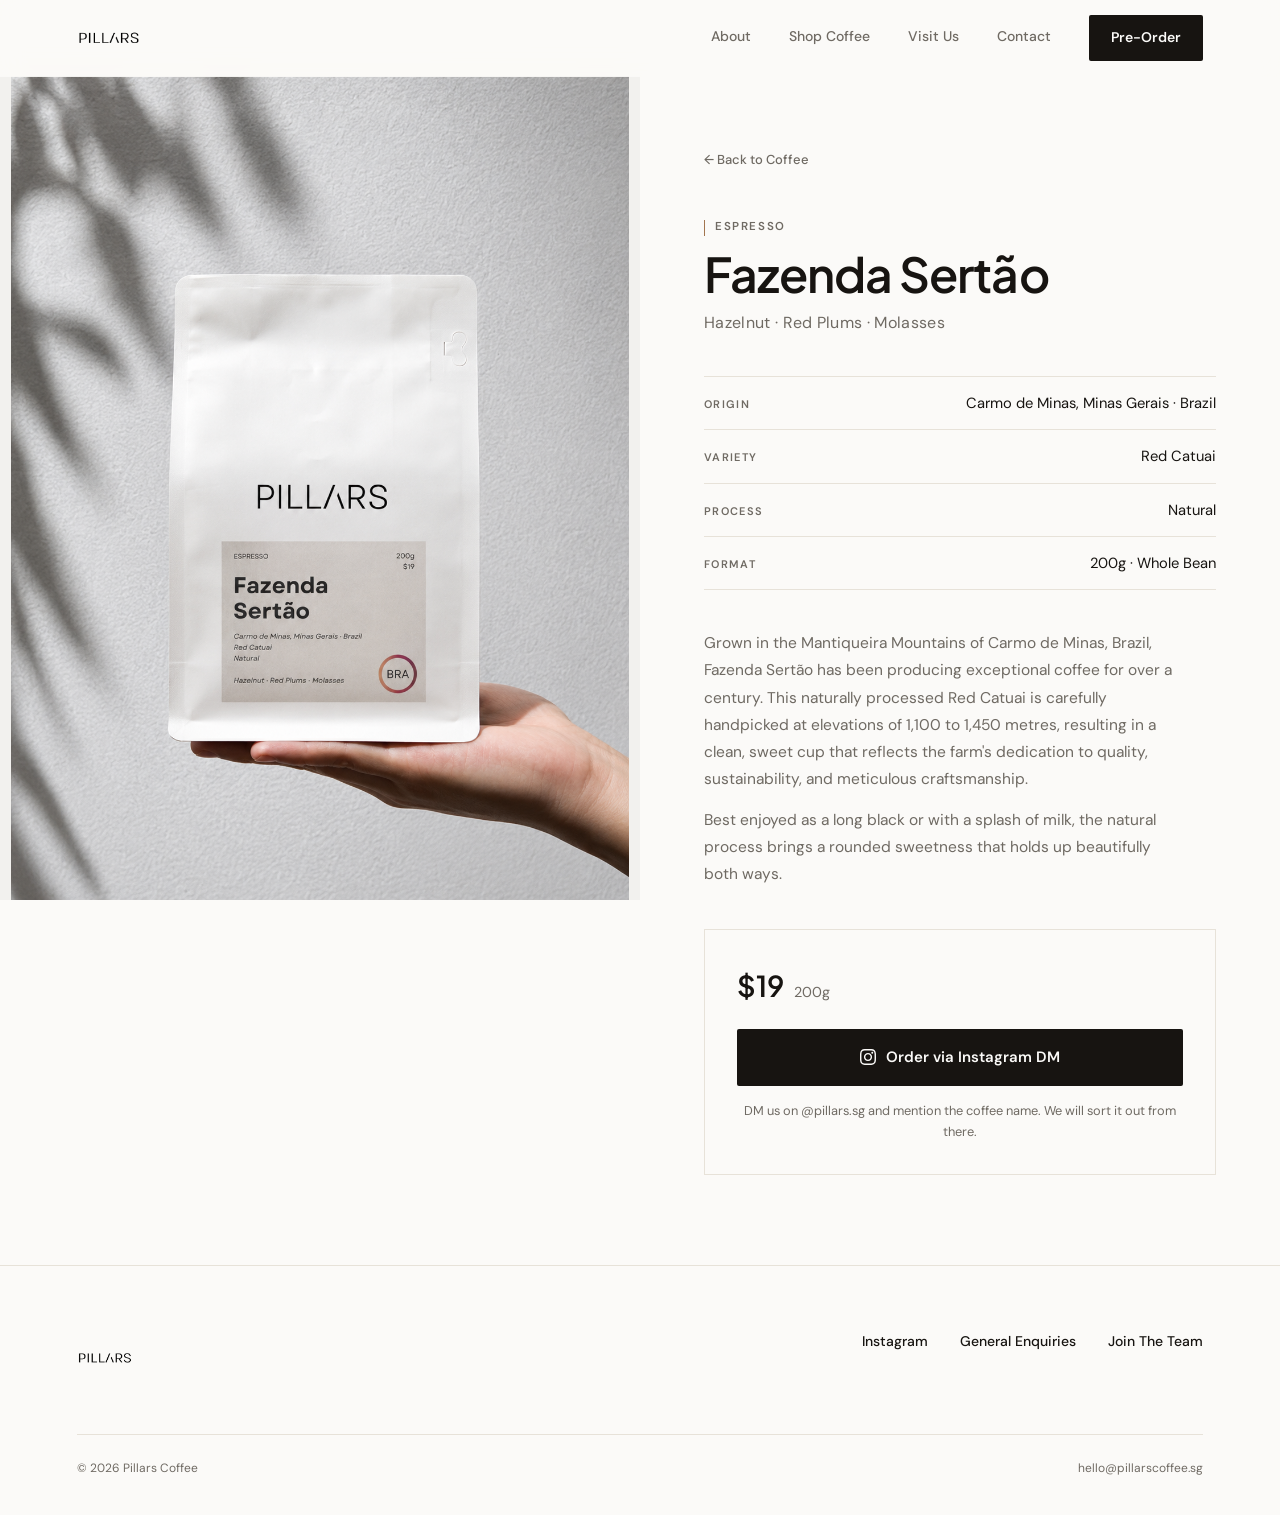
<file: beans/fazenda-sertao.html>
<!DOCTYPE html>
<html lang="en">
<head>
<meta charset="UTF-8">
<meta name="viewport" content="width=device-width, initial-scale=1.0">
<title>Fazenda Sertão, Pillars Coffee</title>
<meta name="description" content="Espresso · Hazelnut · Red Plums · Molasses · Carmo de Minas, Minas Gerais · Brazil">
<link rel="stylesheet" href="../styles.css">
<style>
.bean-detail-grid{
  display:grid;
  grid-template-columns:1fr 1fr;
  gap:0;
  min-height:70vh;
  align-items:start;
}
.bean-detail-photo{
  position:sticky;
  top:76px;
}
.bean-detail-photo img{
  width:100%;
  height:calc(100vh - 76px);
  object-fit:contain;
  display:block;
  background:#F2F1EE;
}
.bean-detail-info{
  padding:70px 64px 90px;
}
.bean-back{
  display:inline-flex;
  align-items:center;
  gap:8px;
  font-size:13px;
  font-weight:500;
  color:var(--stone);
  margin-bottom:48px;
  transition:color .2s;
}
.bean-back:hover{color:var(--ink);}
.bean-detail-name{
  font-family:'Plus Jakarta Sans',sans-serif;
  font-size:clamp(2rem,4vw,3rem);
  font-weight:600;
  letter-spacing:-0.02em;
  line-height:1.05;
  margin-bottom:10px;
}
.bean-detail-notes{
  font-size:1rem;
  color:var(--stone);
  margin-bottom:40px;
  letter-spacing:0.02em;
}
.bean-spec-table{
  border-top:1px solid var(--line);
  margin-bottom:40px;
}
.bean-spec-row{
  display:flex;
  justify-content:space-between;
  align-items:baseline;
  padding:14px 0;
  border-bottom:1px solid var(--line);
  gap:20px;
}
.bean-spec-label{
  font-size:11px;
  text-transform:uppercase;
  letter-spacing:0.12em;
  font-weight:600;
  color:var(--stone);
  flex-shrink:0;
}
.bean-spec-value{
  font-size:0.92rem;
  text-align:right;
}
.bean-description{
  margin-bottom:40px;
}
.bean-description p{
  font-size:0.97rem;
  color:var(--stone);
  line-height:1.75;
  max-width:480px;
}
.bean-description p + p{
  margin-top:14px;
}
.bean-order-block{
  padding:32px;
  border:1px solid var(--line);
}
.bean-order-price{
  display:flex;
  align-items:baseline;
  gap:10px;
  margin-bottom:20px;
}
.bean-order-price .price{
  font-family:'Plus Jakarta Sans',sans-serif;
  font-size:1.8rem;
  font-weight:600;
}
.bean-order-price .weight{
  font-size:0.9rem;
  color:var(--stone);
}
.btn-wa-order{
  display:inline-flex;
  align-items:center;
  justify-content:center;
  gap:10px;
  width:100%;
  padding:16px 24px;
  background:var(--ink);
  color:var(--paper);
  font-size:15px;
  font-weight:600;
  border-radius:2px;
  transition:background .2s;
}
.btn-wa-order:hover{background:#C13584;}
.bean-order-note{
  margin-top:14px;
  font-size:0.8rem;
  color:var(--stone);
  text-align:center;
}
@media(max-width:900px){
  .bean-detail-grid{grid-template-columns:1fr;}
  .bean-detail-photo{position:static;}
  .bean-detail-photo img{height:auto; max-height:85vw; object-fit:contain; background:var(--paper);}
  .bean-detail-info{padding:40px 24px 70px;}
  .bean-back{margin-bottom:32px;}
}
</style>
</head>
<body>

<header>
  <div class="container">
    <nav class="nav">
      <a href="../index.html" class="nav-logo"><img src="../images/logo-black.png" alt="Pillars Coffee" class="logo-img"></a>
      <div class="nav-links">
        <a href="../about.html">About</a>
        <a href="../beans.html">Shop Coffee</a>
        <a href="../visit.html">Visit Us</a>
        <a href="../contact.html">Contact</a>
        <a href="../preorder.html" class="btn-nav">Pre-Order</a>
      </div>
      <button class="menu-toggle" id="menuToggle" aria-label="Open menu">☰</button>
    </nav>
  </div>
</header>

<div class="mobile-overlay" id="mobileOverlay"></div>
<div class="mobile-menu" id="mobileMenu">
  <button class="close-toggle" id="closeToggle" aria-label="Close menu">×</button>
  <a href="../index.html">Home</a>
  <a href="../about.html">About</a>
  <a href="../beans.html">Shop Coffee</a>
  <a href="../visit.html">Visit Us</a>
  <a href="../contact.html">Contact</a>
  <a href="../preorder.html" class="btn-nav-mobile">Pre-Order</a>
</div>

<div style="padding-top:76px;">
  <div class="bean-detail-grid">

    <div class="bean-detail-photo">
      <img src="../images/beans/fazendasertao.jpg" alt="Fazenda Sertão, Pillars Coffee">
    </div>

    <div class="bean-detail-info">
      <div class="container" style="max-width:none; width:100%; margin:0; padding:0;">

        <a href="../beans.html" class="bean-back">← Back to Coffee</a>

        <div class="eyebrow" style="margin-bottom:12px;"><span class="bar"></span>Espresso</div>
        <h1 class="bean-detail-name">Fazenda Sertão</h1>
        <p class="bean-detail-notes">Hazelnut · Red Plums · Molasses</p>

        <div class="bean-spec-table">
          <div class="bean-spec-row">
            <span class="bean-spec-label">Origin</span>
            <span class="bean-spec-value">Carmo de Minas, Minas Gerais · Brazil</span>
          </div>
          <div class="bean-spec-row">
            <span class="bean-spec-label">Variety</span>
            <span class="bean-spec-value">Red Catuai</span>
          </div>
          <div class="bean-spec-row">
            <span class="bean-spec-label">Process</span>
            <span class="bean-spec-value">Natural</span>
          </div>
          <div class="bean-spec-row">
            <span class="bean-spec-label">Format</span>
            <span class="bean-spec-value">200g · Whole Bean</span>
          </div>
        </div>

        <div class="bean-description">
          <p>Grown in the Mantiqueira Mountains of Carmo de Minas, Brazil, Fazenda Sertão has been producing exceptional coffee for over a century. This naturally processed Red Catuai is carefully handpicked at elevations of 1,100 to 1,450 metres, resulting in a clean, sweet cup that reflects the farm's dedication to quality, sustainability, and meticulous craftsmanship.</p>
          <p>Best enjoyed as a long black or with a splash of milk, the natural process brings a rounded sweetness that holds up beautifully both ways.</p>
        </div>

        <div class="bean-order-block">
          <div class="bean-order-price">
            <span class="price">$19</span>
            <span class="weight">200g</span>
          </div>
          <a href="https://ig.me/m/pillars.sg" target="_blank" class="btn-wa-order">
            <svg viewBox="0 0 24 24" style="width:16px;height:16px;fill:currentColor;flex-shrink:0;"><path d="M12 2.163c3.204 0 3.584.012 4.85.07 3.252.148 4.771 1.691 4.919 4.919.058 1.265.069 1.645.069 4.849 0 3.205-.012 3.584-.069 4.849-.149 3.225-1.664 4.771-4.919 4.919-1.266.058-1.644.07-4.85.07-3.204 0-3.584-.012-4.849-.07-3.26-.149-4.771-1.699-4.919-4.92-.058-1.265-.07-1.644-.07-4.849 0-3.204.013-3.583.07-4.849.149-3.227 1.664-4.771 4.919-4.919 1.266-.057 1.645-.069 4.849-.069zm0-2.163c-3.259 0-3.667.014-4.947.072-4.358.2-6.78 2.618-6.98 6.98-.059 1.281-.073 1.689-.073 4.948 0 3.259.014 3.668.072 4.948.2 4.358 2.618 6.78 6.98 6.98 1.281.058 1.689.072 4.948.072 3.259 0 3.668-.014 4.948-.072 4.354-.2 6.782-2.618 6.979-6.98.059-1.28.073-1.689.073-4.948 0-3.259-.014-3.667-.072-4.947-.196-4.354-2.617-6.78-6.979-6.98-1.281-.059-1.69-.073-4.949-.073zm0 5.838c-3.403 0-6.162 2.759-6.162 6.162s2.759 6.163 6.162 6.163 6.162-2.759 6.162-6.163c0-3.403-2.759-6.162-6.162-6.162zm0 10.162c-2.209 0-4-1.79-4-4 0-2.209 1.791-4 4-4s4 1.791 4 4c0 2.21-1.791 4-4 4zm6.406-11.845c-.796 0-1.441.645-1.441 1.44s.645 1.44 1.441 1.44c.795 0 1.439-.645 1.439-1.44s-.644-1.44-1.439-1.44z"/></svg> Order via Instagram DM
          </a>
          <p class="bean-order-note">DM us on @pillars.sg and mention the coffee name. We will sort it out from there.</p>
        </div>

      </div>
    </div>

  </div>
</div>

<footer>
  <div class="container">
    <div class="footer-top">
      <a href="../index.html" class="nav-logo"><img src="../images/logo-black.png" alt="Pillars Coffee" class="logo-img"></a>
      <div class="footer-links">
        <a href="https://instagram.com/pillars.sg" target="_blank">Instagram</a>
        <a href="mailto:hello@pillarscoffee.sg">General Enquiries</a>
        <a href="mailto:joinus@pillarscoffee.sg">Join The Team</a>
      </div>
    </div>
    <div class="footer-bottom">
      <span>© 2026 Pillars Coffee</span>
      <span>hello@pillarscoffee.sg</span>
    </div>
  </div>
</footer>

<script src="../script.js"></script>
</body>
</html>
</file>
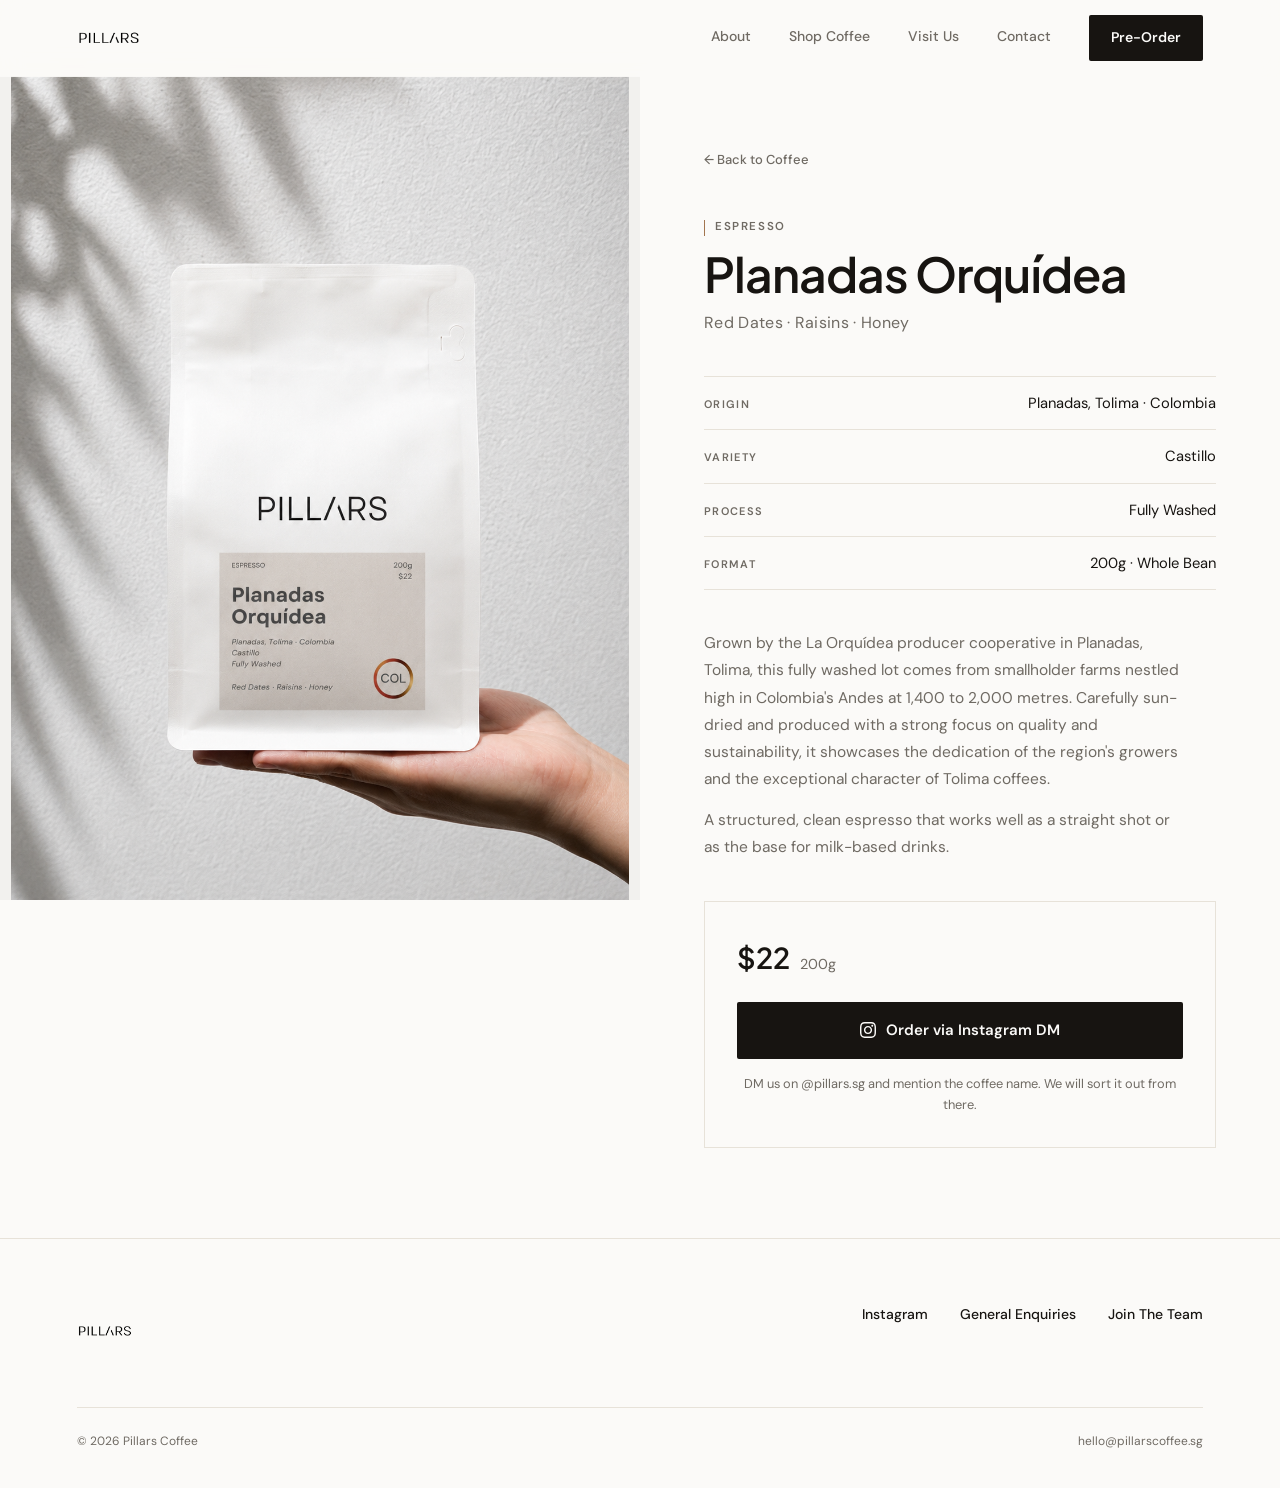
<file: beans/planadas-orquidea.html>
<!DOCTYPE html>
<html lang="en">
<head>
<meta charset="UTF-8">
<meta name="viewport" content="width=device-width, initial-scale=1.0">
<title>Planadas Orquídea, Pillars Coffee</title>
<meta name="description" content="Espresso · Red Dates · Raisins · Honey · Planadas, Tolima · Colombia">
<link rel="stylesheet" href="../styles.css">
<style>
.bean-detail-grid{
  display:grid;
  grid-template-columns:1fr 1fr;
  gap:0;
  min-height:70vh;
  align-items:start;
}
.bean-detail-photo{
  position:sticky;
  top:76px;
}
.bean-detail-photo img{
  width:100%;
  height:calc(100vh - 76px);
  object-fit:contain;
  display:block;
  background:#F2F1EE;
}
.bean-detail-info{
  padding:70px 64px 90px;
}
.bean-back{
  display:inline-flex;
  align-items:center;
  gap:8px;
  font-size:13px;
  font-weight:500;
  color:var(--stone);
  margin-bottom:48px;
  transition:color .2s;
}
.bean-back:hover{color:var(--ink);}
.bean-detail-name{
  font-family:'Plus Jakarta Sans',sans-serif;
  font-size:clamp(2rem,4vw,3rem);
  font-weight:600;
  letter-spacing:-0.02em;
  line-height:1.05;
  margin-bottom:10px;
}
.bean-detail-notes{
  font-size:1rem;
  color:var(--stone);
  margin-bottom:40px;
  letter-spacing:0.02em;
}
.bean-spec-table{
  border-top:1px solid var(--line);
  margin-bottom:40px;
}
.bean-spec-row{
  display:flex;
  justify-content:space-between;
  align-items:baseline;
  padding:14px 0;
  border-bottom:1px solid var(--line);
  gap:20px;
}
.bean-spec-label{
  font-size:11px;
  text-transform:uppercase;
  letter-spacing:0.12em;
  font-weight:600;
  color:var(--stone);
  flex-shrink:0;
}
.bean-spec-value{
  font-size:0.92rem;
  text-align:right;
}
.bean-description{
  margin-bottom:40px;
}
.bean-description p{
  font-size:0.97rem;
  color:var(--stone);
  line-height:1.75;
  max-width:480px;
}
.bean-description p + p{
  margin-top:14px;
}
.bean-order-block{
  padding:32px;
  border:1px solid var(--line);
}
.bean-order-price{
  display:flex;
  align-items:baseline;
  gap:10px;
  margin-bottom:20px;
}
.bean-order-price .price{
  font-family:'Plus Jakarta Sans',sans-serif;
  font-size:1.8rem;
  font-weight:600;
}
.bean-order-price .weight{
  font-size:0.9rem;
  color:var(--stone);
}
.btn-wa-order{
  display:inline-flex;
  align-items:center;
  justify-content:center;
  gap:10px;
  width:100%;
  padding:16px 24px;
  background:var(--ink);
  color:var(--paper);
  font-size:15px;
  font-weight:600;
  border-radius:2px;
  transition:background .2s;
}
.btn-wa-order:hover{background:#C13584;}
.bean-order-note{
  margin-top:14px;
  font-size:0.8rem;
  color:var(--stone);
  text-align:center;
}
@media(max-width:900px){
  .bean-detail-grid{grid-template-columns:1fr;}
  .bean-detail-photo{position:static;}
  .bean-detail-photo img{height:auto; max-height:85vw; object-fit:contain; background:var(--paper);}
  .bean-detail-info{padding:40px 24px 70px;}
  .bean-back{margin-bottom:32px;}
}
</style>
</head>
<body>

<header>
  <div class="container">
    <nav class="nav">
      <a href="../index.html" class="nav-logo"><img src="../images/logo-black.png" alt="Pillars Coffee" class="logo-img"></a>
      <div class="nav-links">
        <a href="../about.html">About</a>
        <a href="../beans.html">Shop Coffee</a>
        <a href="../visit.html">Visit Us</a>
        <a href="../contact.html">Contact</a>
        <a href="../preorder.html" class="btn-nav">Pre-Order</a>
      </div>
      <button class="menu-toggle" id="menuToggle" aria-label="Open menu">☰</button>
    </nav>
  </div>
</header>

<div class="mobile-overlay" id="mobileOverlay"></div>
<div class="mobile-menu" id="mobileMenu">
  <button class="close-toggle" id="closeToggle" aria-label="Close menu">×</button>
  <a href="../index.html">Home</a>
  <a href="../about.html">About</a>
  <a href="../beans.html">Shop Coffee</a>
  <a href="../visit.html">Visit Us</a>
  <a href="../contact.html">Contact</a>
  <a href="../preorder.html" class="btn-nav-mobile">Pre-Order</a>
</div>

<div style="padding-top:76px;">
  <div class="bean-detail-grid">

    <div class="bean-detail-photo">
      <img src="../images/beans/planadas.jpg" alt="Planadas Orquídea, Pillars Coffee">
    </div>

    <div class="bean-detail-info">
      <div class="container" style="max-width:none; width:100%; margin:0; padding:0;">

        <a href="../beans.html" class="bean-back">← Back to Coffee</a>

        <div class="eyebrow" style="margin-bottom:12px;"><span class="bar"></span>Espresso</div>
        <h1 class="bean-detail-name">Planadas Orquídea</h1>
        <p class="bean-detail-notes">Red Dates · Raisins · Honey</p>

        <div class="bean-spec-table">
          <div class="bean-spec-row">
            <span class="bean-spec-label">Origin</span>
            <span class="bean-spec-value">Planadas, Tolima · Colombia</span>
          </div>
          <div class="bean-spec-row">
            <span class="bean-spec-label">Variety</span>
            <span class="bean-spec-value">Castillo</span>
          </div>
          <div class="bean-spec-row">
            <span class="bean-spec-label">Process</span>
            <span class="bean-spec-value">Fully Washed</span>
          </div>
          <div class="bean-spec-row">
            <span class="bean-spec-label">Format</span>
            <span class="bean-spec-value">200g · Whole Bean</span>
          </div>
        </div>

        <div class="bean-description">
          <p>Grown by the La Orquídea producer cooperative in Planadas, Tolima, this fully washed lot comes from smallholder farms nestled high in Colombia's Andes at 1,400 to 2,000 metres. Carefully sun-dried and produced with a strong focus on quality and sustainability, it showcases the dedication of the region's growers and the exceptional character of Tolima coffees.</p>
          <p>A structured, clean espresso that works well as a straight shot or as the base for milk-based drinks.</p>
        </div>

        <div class="bean-order-block">
          <div class="bean-order-price">
            <span class="price">$22</span>
            <span class="weight">200g</span>
          </div>
          <a href="https://ig.me/m/pillars.sg" target="_blank" class="btn-wa-order">
            <svg viewBox="0 0 24 24" style="width:16px;height:16px;fill:currentColor;flex-shrink:0;"><path d="M12 2.163c3.204 0 3.584.012 4.85.07 3.252.148 4.771 1.691 4.919 4.919.058 1.265.069 1.645.069 4.849 0 3.205-.012 3.584-.069 4.849-.149 3.225-1.664 4.771-4.919 4.919-1.266.058-1.644.07-4.85.07-3.204 0-3.584-.012-4.849-.07-3.26-.149-4.771-1.699-4.919-4.92-.058-1.265-.07-1.644-.07-4.849 0-3.204.013-3.583.07-4.849.149-3.227 1.664-4.771 4.919-4.919 1.266-.057 1.645-.069 4.849-.069zm0-2.163c-3.259 0-3.667.014-4.947.072-4.358.2-6.78 2.618-6.98 6.98-.059 1.281-.073 1.689-.073 4.948 0 3.259.014 3.668.072 4.948.2 4.358 2.618 6.78 6.98 6.98 1.281.058 1.689.072 4.948.072 3.259 0 3.668-.014 4.948-.072 4.354-.2 6.782-2.618 6.979-6.98.059-1.28.073-1.689.073-4.948 0-3.259-.014-3.667-.072-4.947-.196-4.354-2.617-6.78-6.979-6.98-1.281-.059-1.69-.073-4.949-.073zm0 5.838c-3.403 0-6.162 2.759-6.162 6.162s2.759 6.163 6.162 6.163 6.162-2.759 6.162-6.163c0-3.403-2.759-6.162-6.162-6.162zm0 10.162c-2.209 0-4-1.79-4-4 0-2.209 1.791-4 4-4s4 1.791 4 4c0 2.21-1.791 4-4 4zm6.406-11.845c-.796 0-1.441.645-1.441 1.44s.645 1.44 1.441 1.44c.795 0 1.439-.645 1.439-1.44s-.644-1.44-1.439-1.44z"/></svg> Order via Instagram DM
          </a>
          <p class="bean-order-note">DM us on @pillars.sg and mention the coffee name. We will sort it out from there.</p>
        </div>

      </div>
    </div>

  </div>
</div>

<footer>
  <div class="container">
    <div class="footer-top">
      <a href="../index.html" class="nav-logo"><img src="../images/logo-black.png" alt="Pillars Coffee" class="logo-img"></a>
      <div class="footer-links">
        <a href="https://instagram.com/pillars.sg" target="_blank">Instagram</a>
        <a href="mailto:hello@pillarscoffee.sg">General Enquiries</a>
        <a href="mailto:joinus@pillarscoffee.sg">Join The Team</a>
      </div>
    </div>
    <div class="footer-bottom">
      <span>© 2026 Pillars Coffee</span>
      <span>hello@pillarscoffee.sg</span>
    </div>
  </div>
</footer>

<script src="../script.js"></script>
</body>
</html>
</file>
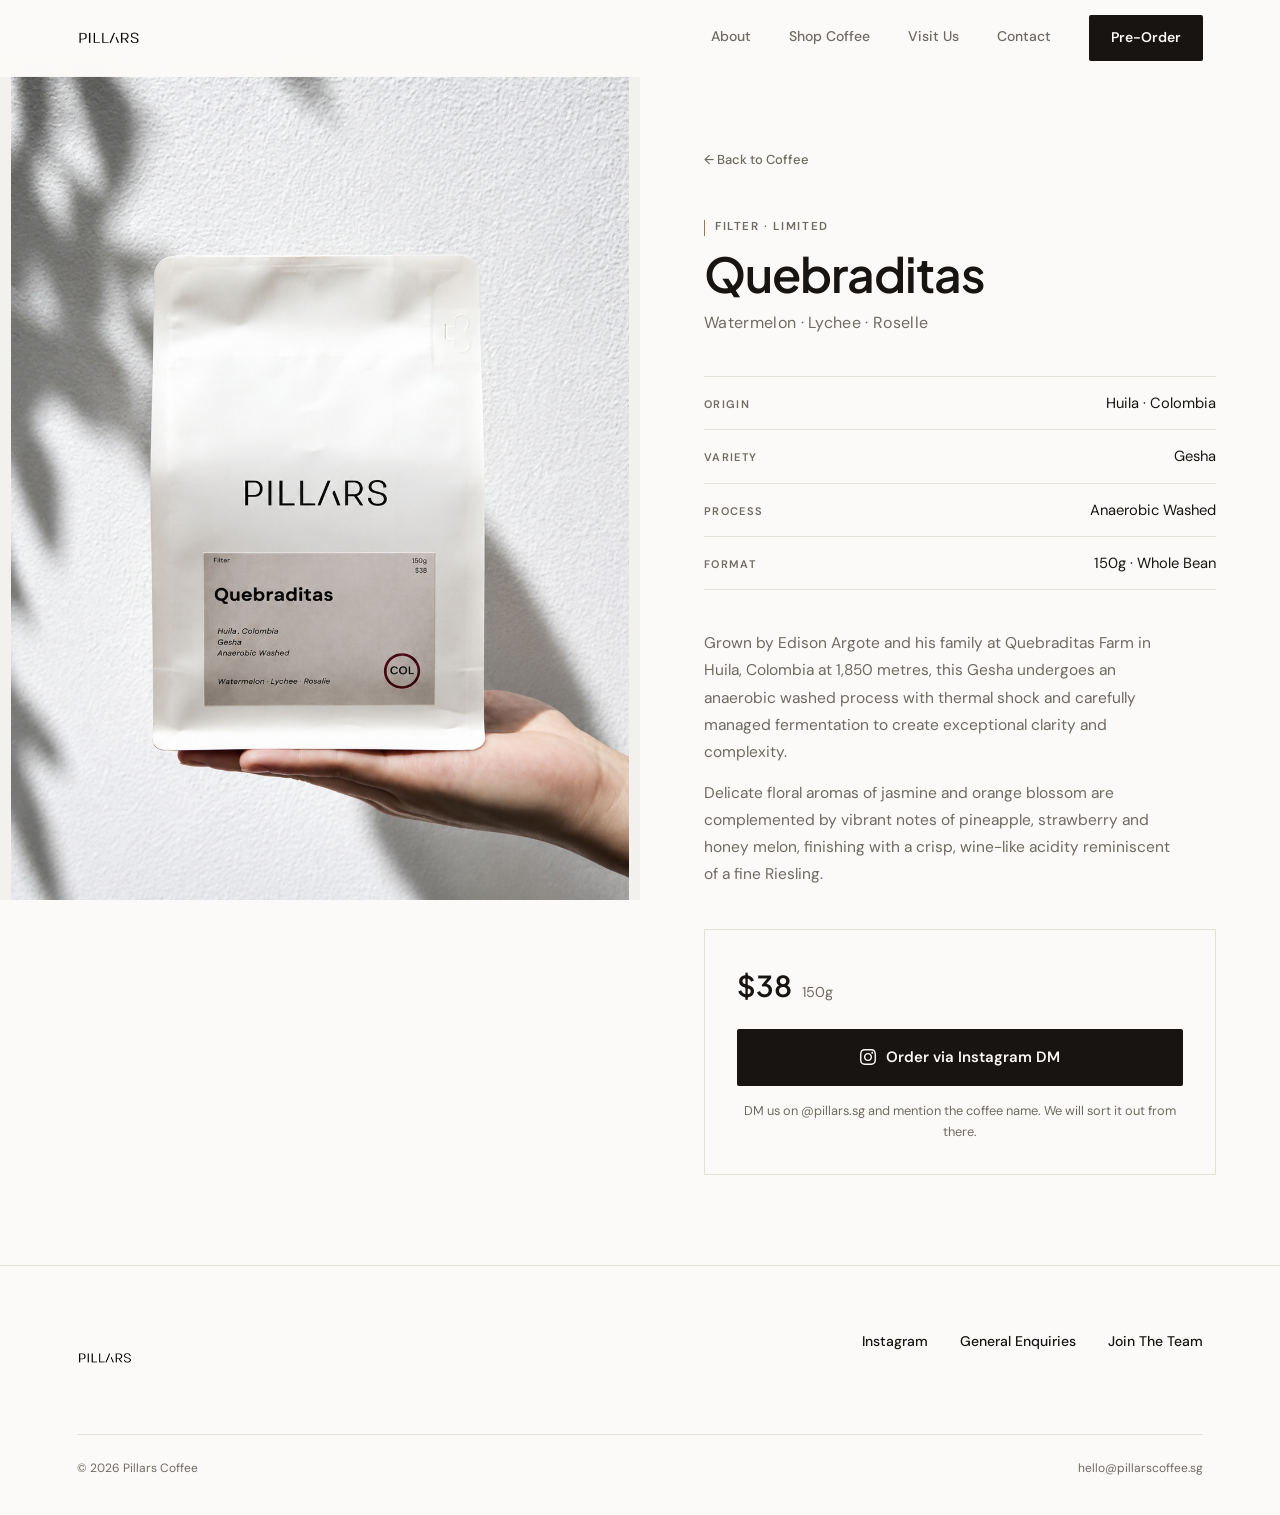
<file: beans/quebraditas.html>
<!DOCTYPE html>
<html lang="en">
<head>
<meta charset="UTF-8">
<meta name="viewport" content="width=device-width, initial-scale=1.0">
<title>Quebraditas, Pillars Coffee</title>
<meta name="description" content="Filter · Limited · Watermelon · Lychee · Roselle · Huila · Colombia">
<link rel="stylesheet" href="../styles.css">
<style>
.bean-detail-grid{
  display:grid;
  grid-template-columns:1fr 1fr;
  gap:0;
  min-height:70vh;
  align-items:start;
}
.bean-detail-photo{
  position:sticky;
  top:76px;
}
.bean-detail-photo img{
  width:100%;
  height:calc(100vh - 76px);
  object-fit:contain;
  display:block;
  background:#F2F1EE;
}
.bean-detail-info{
  padding:70px 64px 90px;
}
.bean-back{
  display:inline-flex;
  align-items:center;
  gap:8px;
  font-size:13px;
  font-weight:500;
  color:var(--stone);
  margin-bottom:48px;
  transition:color .2s;
}
.bean-back:hover{color:var(--ink);}
.bean-detail-name{
  font-family:'Plus Jakarta Sans',sans-serif;
  font-size:clamp(2rem,4vw,3rem);
  font-weight:600;
  letter-spacing:-0.02em;
  line-height:1.05;
  margin-bottom:10px;
}
.bean-detail-notes{
  font-size:1rem;
  color:var(--stone);
  margin-bottom:40px;
  letter-spacing:0.02em;
}
.bean-spec-table{
  border-top:1px solid var(--line);
  margin-bottom:40px;
}
.bean-spec-row{
  display:flex;
  justify-content:space-between;
  align-items:baseline;
  padding:14px 0;
  border-bottom:1px solid var(--line);
  gap:20px;
}
.bean-spec-label{
  font-size:11px;
  text-transform:uppercase;
  letter-spacing:0.12em;
  font-weight:600;
  color:var(--stone);
  flex-shrink:0;
}
.bean-spec-value{
  font-size:0.92rem;
  text-align:right;
}
.bean-description{
  margin-bottom:40px;
}
.bean-description p{
  font-size:0.97rem;
  color:var(--stone);
  line-height:1.75;
  max-width:480px;
}
.bean-description p + p{
  margin-top:14px;
}
.bean-order-block{
  padding:32px;
  border:1px solid var(--line);
}
.bean-order-price{
  display:flex;
  align-items:baseline;
  gap:10px;
  margin-bottom:20px;
}
.bean-order-price .price{
  font-family:'Plus Jakarta Sans',sans-serif;
  font-size:1.8rem;
  font-weight:600;
}
.bean-order-price .weight{
  font-size:0.9rem;
  color:var(--stone);
}
.btn-wa-order{
  display:inline-flex;
  align-items:center;
  justify-content:center;
  gap:10px;
  width:100%;
  padding:16px 24px;
  background:var(--ink);
  color:var(--paper);
  font-size:15px;
  font-weight:600;
  border-radius:2px;
  transition:background .2s;
}
.btn-wa-order:hover{background:#C13584;}
.bean-order-note{
  margin-top:14px;
  font-size:0.8rem;
  color:var(--stone);
  text-align:center;
}
@media(max-width:900px){
  .bean-detail-grid{grid-template-columns:1fr;}
  .bean-detail-photo{position:static;}
  .bean-detail-photo img{height:auto; max-height:85vw; object-fit:contain; background:var(--paper);}
  .bean-detail-info{padding:40px 24px 70px;}
  .bean-back{margin-bottom:32px;}
}
</style>
</head>
<body>

<header>
  <div class="container">
    <nav class="nav">
      <a href="../index.html" class="nav-logo"><img src="../images/logo-black.png" alt="Pillars Coffee" class="logo-img"></a>
      <div class="nav-links">
        <a href="../about.html">About</a>
        <a href="../beans.html">Shop Coffee</a>
        <a href="../visit.html">Visit Us</a>
        <a href="../contact.html">Contact</a>
        <a href="../preorder.html" class="btn-nav">Pre-Order</a>
      </div>
      <button class="menu-toggle" id="menuToggle" aria-label="Open menu">☰</button>
    </nav>
  </div>
</header>

<div class="mobile-overlay" id="mobileOverlay"></div>
<div class="mobile-menu" id="mobileMenu">
  <button class="close-toggle" id="closeToggle" aria-label="Close menu">×</button>
  <a href="../index.html">Home</a>
  <a href="../about.html">About</a>
  <a href="../beans.html">Shop Coffee</a>
  <a href="../visit.html">Visit Us</a>
  <a href="../contact.html">Contact</a>
  <a href="../preorder.html" class="btn-nav-mobile">Pre-Order</a>
</div>

<div style="padding-top:76px;">
  <div class="bean-detail-grid">

    <div class="bean-detail-photo">
      <img src="../images/beans/quebraditas.jpg" alt="Quebraditas, Pillars Coffee">
    </div>

    <div class="bean-detail-info">
      <div class="container" style="max-width:none; width:100%; margin:0; padding:0;">

        <a href="../beans.html" class="bean-back">← Back to Coffee</a>

        <div class="eyebrow" style="margin-bottom:12px;"><span class="bar"></span>Filter · Limited</div>
        <h1 class="bean-detail-name">Quebraditas</h1>
        <p class="bean-detail-notes">Watermelon · Lychee · Roselle</p>

        <div class="bean-spec-table">
          <div class="bean-spec-row">
            <span class="bean-spec-label">Origin</span>
            <span class="bean-spec-value">Huila · Colombia</span>
          </div>
          <div class="bean-spec-row">
            <span class="bean-spec-label">Variety</span>
            <span class="bean-spec-value">Gesha</span>
          </div>
          <div class="bean-spec-row">
            <span class="bean-spec-label">Process</span>
            <span class="bean-spec-value">Anaerobic Washed</span>
          </div>
          <div class="bean-spec-row">
            <span class="bean-spec-label">Format</span>
            <span class="bean-spec-value">150g · Whole Bean</span>
          </div>
        </div>

        <div class="bean-description">
          <p>Grown by Edison Argote and his family at Quebraditas Farm in Huila, Colombia at 1,850 metres, this Gesha undergoes an anaerobic washed process with thermal shock and carefully managed fermentation to create exceptional clarity and complexity.</p>
          <p>Delicate floral aromas of jasmine and orange blossom are complemented by vibrant notes of pineapple, strawberry and honey melon, finishing with a crisp, wine-like acidity reminiscent of a fine Riesling.</p>
        </div>

        <div class="bean-order-block">
          <div class="bean-order-price">
            <span class="price">$38</span>
            <span class="weight">150g</span>
          </div>
          <a href="https://ig.me/m/pillars.sg" target="_blank" class="btn-wa-order">
            <svg viewBox="0 0 24 24" style="width:16px;height:16px;fill:currentColor;flex-shrink:0;"><path d="M12 2.163c3.204 0 3.584.012 4.85.07 3.252.148 4.771 1.691 4.919 4.919.058 1.265.069 1.645.069 4.849 0 3.205-.012 3.584-.069 4.849-.149 3.225-1.664 4.771-4.919 4.919-1.266.058-1.644.07-4.85.07-3.204 0-3.584-.012-4.849-.07-3.26-.149-4.771-1.699-4.919-4.92-.058-1.265-.07-1.644-.07-4.849 0-3.204.013-3.583.07-4.849.149-3.227 1.664-4.771 4.919-4.919 1.266-.057 1.645-.069 4.849-.069zm0-2.163c-3.259 0-3.667.014-4.947.072-4.358.2-6.78 2.618-6.98 6.98-.059 1.281-.073 1.689-.073 4.948 0 3.259.014 3.668.072 4.948.2 4.358 2.618 6.78 6.98 6.98 1.281.058 1.689.072 4.948.072 3.259 0 3.668-.014 4.948-.072 4.354-.2 6.782-2.618 6.979-6.98.059-1.28.073-1.689.073-4.948 0-3.259-.014-3.667-.072-4.947-.196-4.354-2.617-6.78-6.979-6.98-1.281-.059-1.69-.073-4.949-.073zm0 5.838c-3.403 0-6.162 2.759-6.162 6.162s2.759 6.163 6.162 6.163 6.162-2.759 6.162-6.163c0-3.403-2.759-6.162-6.162-6.162zm0 10.162c-2.209 0-4-1.79-4-4 0-2.209 1.791-4 4-4s4 1.791 4 4c0 2.21-1.791 4-4 4zm6.406-11.845c-.796 0-1.441.645-1.441 1.44s.645 1.44 1.441 1.44c.795 0 1.439-.645 1.439-1.44s-.644-1.44-1.439-1.44z"/></svg> Order via Instagram DM
          </a>
          <p class="bean-order-note">DM us on @pillars.sg and mention the coffee name. We will sort it out from there.</p>
        </div>

      </div>
    </div>

  </div>
</div>

<footer>
  <div class="container">
    <div class="footer-top">
      <a href="../index.html" class="nav-logo"><img src="../images/logo-black.png" alt="Pillars Coffee" class="logo-img"></a>
      <div class="footer-links">
        <a href="https://instagram.com/pillars.sg" target="_blank">Instagram</a>
        <a href="mailto:hello@pillarscoffee.sg">General Enquiries</a>
        <a href="mailto:joinus@pillarscoffee.sg">Join The Team</a>
      </div>
    </div>
    <div class="footer-bottom">
      <span>© 2026 Pillars Coffee</span>
      <span>hello@pillarscoffee.sg</span>
    </div>
  </div>
</footer>

<script src="../script.js"></script>
</body>
</html>
</file>
<file: styles.css>
/* ==========================================================
   PILLARS COFFEE V2, SHARED STYLESHEET
   Design system: editorial minimalism
   Fonts: Plus Jakarta Sans (display) + DM Sans (body)
========================================================== */

@import url('https://fonts.googleapis.com/css2?family=Plus+Jakarta+Sans:wght@400;500;600;700&family=DM+Sans:wght@400;500&display=swap');

:root{
  --paper: #FBFAF8;
  --ink:   #171411;
  --stone: #6F6A63;
  --line:  #E7E2D9;
  --clay:  #A2754F;
  --white: #FFFFFF;
}

/* ---------- reset ---------- */

*{ margin:0; padding:0; box-sizing:border-box; }
html{ scroll-behavior:smooth; }
img{ display:block; max-width:100%; }
a{ text-decoration:none; color:inherit; }

body{
  font-family:'DM Sans', ui-sans-serif, sans-serif;
  background:var(--paper);
  color:var(--ink);
  line-height:1.65;
  -webkit-font-smoothing:antialiased;
}

h1,h2,h3,h4{
  font-family:'Plus Jakarta Sans', sans-serif;
  font-weight:600;
  letter-spacing:-0.01em;
  line-height:1.1;
}

/* ---------- layout ---------- */

.container{
  width:min(88%, 1180px);
  margin:auto;
}

.section{ padding:130px 0; }
.section-sm{ padding:80px 0; }

/* ---------- eyebrow ---------- */

.eyebrow{
  display:flex; align-items:center; gap:10px;
  text-transform:uppercase;
  letter-spacing:0.14em;
  font-size:11.5px;
  font-weight:600;
  color:var(--stone);
  margin-bottom:18px;
}
.eyebrow .bar{ width:1px; height:16px; background:var(--clay); flex-shrink:0; }

.eyebrow-light{
  display:flex; align-items:center; gap:10px;
  text-transform:uppercase;
  letter-spacing:0.14em;
  font-size:11.5px;
  font-weight:600;
  color:rgba(251,250,248,0.85);
  margin-bottom:20px;
}
.eyebrow-light .bar{ width:1px; height:16px; background:rgba(251,250,248,0.7); flex-shrink:0; }

/* ---------- nav ---------- */

header{
  position:fixed;
  top:0; left:0; width:100%;
  z-index:1000;
  background:rgba(251,250,248,0.88);
  backdrop-filter:blur(12px);
  border-bottom:1px solid transparent;
  transition:border-color .3s;
}
header.scrolled{ border-bottom-color:var(--line); }

.nav{
  height:76px;
  display:flex;
  align-items:center;
  justify-content:space-between;
}

.nav-logo{
  display:flex;
  align-items:center;
}
.nav-logo .logo-img{ height:64px; width:auto; display:block; }

/* footer logo */
footer .nav-logo .logo-img{ height:56px; }

/* visit strip, horizontal layout replacing two-col with photo */
.visit-strip{
  display:grid;
  grid-template-columns:auto 1fr;
  gap:80px;
  align-items:start;
  padding:60px 0;
  border-top:1px solid var(--line);
  border-bottom:1px solid var(--line);
}
.address-inline{
  display:grid;
  grid-template-columns:repeat(3,1fr);
  gap:40px;
  margin-top:0;
}
.address-inline dt{ margin-top:0; }

/* counter photo, show PILLARS branding, avoid brown bottom edge */
.photo-about-mobile{ object-position:center 72%; }

@media(max-width:900px){
  .photo-about-mobile{ object-position:center 72%; }
  .visit-strip{ grid-template-columns:1fr; gap:32px; padding:40px 0; }
  .address-inline{ grid-template-columns:1fr 1fr; gap:24px; }
}

.nav-links{
  display:flex;
  align-items:center;
  gap:38px;
  font-size:14px;
  font-weight:500;
}

.nav-links a:not(.btn-nav){
  position:relative;
  padding-bottom:3px;
  color:var(--stone);
  transition:color .2s;
}
.nav-links a:not(.btn-nav):hover{ color:var(--ink); }
.nav-links a:not(.btn-nav)::after{
  content:'';
  position:absolute; left:0; bottom:0;
  width:0; height:1px;
  background:var(--ink);
  transition:width .25s ease;
}
.nav-links a:not(.btn-nav):hover::after{ width:100%; }

.btn-nav{
  padding:11px 22px;
  background:var(--ink);
  color:var(--paper) !important;
  font-size:14px;
  font-weight:600;
  border-radius:2px;
  transition:background .2s;
}
.btn-nav:hover{ background:var(--clay) !important; }

/* ---------- mobile nav ---------- */

.menu-toggle{
  display:none;
  background:none; border:none;
  font-size:24px; cursor:pointer;
  color:var(--ink);
}

.mobile-overlay{
  display:none;
  position:fixed; inset:0;
  background:rgba(0,0,0,0.3);
  z-index:1400;
}
.mobile-overlay.active{ display:block; }

.mobile-menu{
  position:fixed;
  top:0; right:-100%;
  width:78%; max-width:310px; height:100vh;
  background:var(--paper);
  padding:100px 36px 40px;
  border-left:1px solid var(--line);
  z-index:1500;
  transition:right .3s ease;
}
.mobile-menu.active{ right:0; }

.mobile-menu a{
  display:block;
  font-size:18px;
  font-weight:500;
  margin-bottom:28px;
}

.mobile-menu .btn-nav-mobile{
  display:inline-block;
  margin-top:8px;
  padding:13px 24px;
  background:var(--ink);
  color:var(--paper);
  font-weight:600;
  border-radius:2px;
}

.close-toggle{
  position:absolute;
  top:24px; right:26px;
  background:none; border:none;
  font-size:28px; cursor:pointer;
  color:var(--ink);
}

/* ---------- buttons ---------- */

.btn{
  display:inline-block;
  padding:14px 28px;
  font-size:14px;
  font-weight:600;
  border-radius:2px;
  border:1.5px solid var(--ink);
  transition:background .2s, color .2s, border-color .2s;
  cursor:pointer;
}

.btn-solid{ background:var(--ink); color:var(--paper); }
.btn-solid:hover{ background:var(--clay); border-color:var(--clay); }

.btn-line{ background:transparent; color:var(--ink); }
.btn-line:hover{ background:var(--ink); color:var(--paper); }

.btn-light{ background:var(--paper); color:var(--ink); border-color:var(--paper); }
.btn-light:hover{ background:var(--clay); color:var(--paper); border-color:var(--clay); }

.btn-outline-light{ background:transparent; color:var(--paper); border-color:rgba(251,250,248,0.65); }
.btn-outline-light:hover{ background:var(--paper); color:var(--ink); border-color:var(--paper); }

/* ---------- hero (full-bleed photo) ---------- */

.hero-full{
  min-height:100vh;
  position:relative;
  display:flex;
  align-items:flex-end;
  padding:0 0 90px;
  color:var(--paper);
}

.hero-bg{
  position:absolute; inset:0; z-index:0;
  background-size:cover;
  background-position:center 70%;
}
.hero-bg::after{
  content:'';
  position:absolute; inset:0;
  background:linear-gradient(0deg, rgba(10,9,8,0.62) 0%, rgba(10,9,8,0.12) 50%, rgba(10,9,8,0.28) 100%);
}

.hero-full .container{ position:relative; z-index:1; }

.hero-full h1{ font-size:clamp(2.5rem,5.5vw,4.2rem); margin-bottom:18px; }
.hero-full p{ font-size:1.05rem; opacity:0.9; max-width:460px; margin-bottom:36px; }
.hero-buttons{ display:flex; gap:14px; flex-wrap:wrap; }

/* ---------- page header (inner pages, no photo) ---------- */

.page-header{
  padding:160px 0 80px;
  border-bottom:1px solid var(--line);
}
.page-header h1{ font-size:clamp(2.2rem,5vw,3.4rem); margin-bottom:14px; }
.page-header p{ color:var(--stone); font-size:1.05rem; max-width:500px; }

/* ---------- two-col grid ---------- */

.two-col{
  display:grid;
  grid-template-columns:1fr 1fr;
  gap:90px;
  align-items:center;
}

.section h2{ font-size:clamp(1.6rem,3vw,2.3rem); margin-bottom:22px; }
.section p{ color:var(--stone); font-size:1rem; max-width:480px; }
.section p + p{ margin-top:14px; }

.photo-full{ width:100%; height:580px; object-fit:cover; }
.photo-half{ width:100%; height:480px; object-fit:cover; }

/* ---------- coffee list (beans page & homepage) ---------- */

.coffee-list{ border-top:1px solid var(--line); }

.coffee-row{
  display:flex;
  justify-content:space-between;
  align-items:flex-start;
  gap:30px;
  padding:32px 0;
  border-bottom:1px solid var(--line);
}

.coffee-row .c-name{
  font-family:'Plus Jakarta Sans', sans-serif;
  font-weight:600;
  font-size:1.1rem;
  margin-bottom:5px;
}
.coffee-row .c-origin{ color:var(--stone); font-size:0.9rem; margin-bottom:8px; }
.coffee-row .c-notes{ font-size:0.9rem; opacity:0.7; }

.coffee-row .c-right{ text-align:right; flex-shrink:0; }
.coffee-row .c-price{ font-weight:600; font-size:0.95rem; margin-bottom:10px; }
.coffee-row .c-link{
  font-size:13px; font-weight:600;
  border-bottom:1px solid var(--ink); padding-bottom:2px;
}

/* ---------- beans page section label ---------- */

.list-section{ padding:80px 0 0; }
.list-section:last-of-type{ padding-bottom:130px; }
.list-label{
  font-family:'Plus Jakarta Sans', sans-serif;
  font-size:0.9rem;
  text-transform:uppercase;
  letter-spacing:0.12em;
  color:var(--stone);
  margin-bottom:0;
}

/* ---------- contact cards ---------- */

.contact-grid{
  display:grid;
  grid-template-columns:repeat(auto-fit, minmax(300px, 1fr));
  gap:1px;
  background:var(--line);
  border:1px solid var(--line);
}

.contact-card{
  background:var(--paper);
  padding:50px 44px;
}
.contact-card h3{ font-size:1.2rem; margin-bottom:12px; }
.contact-card p{ color:var(--stone); font-size:0.95rem; max-width:280px; margin-bottom:22px; }
.contact-card a.email{
  font-weight:600;
  font-size:0.95rem;
  border-bottom:1px solid var(--ink);
  padding-bottom:2px;
}

/* ---------- address block ---------- */

.address-block{ margin-top:30px; }
.address-block dt{
  text-transform:uppercase;
  letter-spacing:0.1em;
  font-size:11px;
  color:var(--stone);
  font-weight:600;
  margin-top:22px;
  margin-bottom:5px;
}
.address-block dd{ font-size:1rem; }

/* ---------- preorder ---------- */

.preorder-wrap{
  min-height:100vh;
  display:flex;
  align-items:center;
  padding:120px 0 80px;
}

.preorder-card{
  max-width:640px;
  margin:auto;
  text-align:center;
}

.preorder-card h1{
  font-size:clamp(2.2rem,5vw,3.2rem);
  margin-bottom:14px;
}

.preorder-card .sub{
  color:var(--stone);
  margin-bottom:40px;
  font-size:1.05rem;
}

.pickup-info{
  border:1px solid var(--line);
  padding:36px;
  margin-bottom:36px;
  text-align:left;
}

.pickup-info dt{
  text-transform:uppercase;
  letter-spacing:0.1em;
  font-size:11px;
  color:var(--stone);
  font-weight:600;
  margin-top:20px;
  margin-bottom:5px;
}
.pickup-info dt:first-child{ margin-top:0; }
.pickup-info dd{ font-size:0.97rem; }

.preorder-note{
  margin-top:20px;
  font-size:0.88rem;
  color:var(--stone);
}

/* ---------- pull quote ---------- */

.pull-quote{
  text-align:center;
  padding:130px 0;
  border-top:1px solid var(--line);
}
.pull-quote blockquote{
  font-family:'Plus Jakarta Sans', sans-serif;
  font-size:clamp(1.8rem,4vw,2.8rem);
  font-weight:600;
  letter-spacing:-0.01em;
  max-width:700px;
  margin:auto;
  line-height:1.2;
}

/* ---------- footer ---------- */

footer{
  border-top:1px solid var(--line);
  padding:64px 0 36px;
}

.footer-top{
  display:flex;
  justify-content:space-between;
  align-items:flex-start;
  flex-wrap:wrap;
  gap:36px;
  padding-bottom:48px;
}

.footer-links{
  display:flex;
  gap:32px;
  flex-wrap:wrap;
  font-size:14px;
  font-weight:500;
}
.footer-links a{ position:relative; padding-bottom:3px; }
.footer-links a::after{
  content:''; position:absolute; left:0; bottom:0;
  width:0; height:1px; background:var(--ink);
  transition:width .25s ease;
}
.footer-links a:hover::after{ width:100%; }

.footer-bottom{
  display:flex;
  justify-content:space-between;
  flex-wrap:wrap;
  gap:12px;
  padding-top:24px;
  border-top:1px solid var(--line);
  font-size:12px;
  color:var(--stone);
}

/* ---------- divider ---------- */
.divider{ border:none; border-top:1px solid var(--line); }

/* ---------- utility ---------- */
.mt-8{ margin-top:8px; }
.mt-16{ margin-top:16px; }
.mt-24{ margin-top:24px; }
.mt-32{ margin-top:32px; }
.mt-40{ margin-top:40px; }

/* ==========================================================
   RESPONSIVE
========================================================== */

@media(max-width:900px){

  .nav-links{ display:none; }
  .menu-toggle{ display:block; }

  .two-col{ grid-template-columns:1fr; gap:40px; }

  .photo-full,
  .photo-half{ height:380px; }

  .section{ padding:90px 0; }
  .section-sm{ padding:60px 0; }

  .page-header{ padding:120px 0 60px; }

  .hero-full{ align-items:center; padding:100px 0 60px; }
  .hero-bg{ background-position:center 88%; }

  .coffee-row{ flex-direction:column; gap:14px; }
  .coffee-row .c-right{ text-align:left; }

  .contact-grid{ grid-template-columns:1fr; }
  .contact-card{ padding:36px 28px; }

  .footer-top{ flex-direction:column; gap:28px; }
  .footer-links{ flex-direction:column; gap:18px; }

  .preorder-card{ padding:0 4px; }

  .pull-quote{ padding:90px 0; }
  .pull-quote blockquote{ font-size:1.8rem; }

  .list-section{ padding:60px 0 0; }
  .list-section:last-of-type{ padding-bottom:90px; }

}

@media(max-width:560px){

  .hero-full h1{ font-size:2.3rem; }
  .hero-buttons{ flex-direction:column; }
  .btn{ width:100%; text-align:center; }

  .pickup-info{ padding:24px 20px; }

  /* featured coffee cards on homepage stack on mobile */
  .featured-cards{ grid-template-columns:1fr !important; }

}

/* Solaris tag: hidden on desktop, visible on mobile only */
.solaris-tag{ display:none; }
@media(max-width:900px){
  .solaris-tag{ display:block; }
}
</file>
